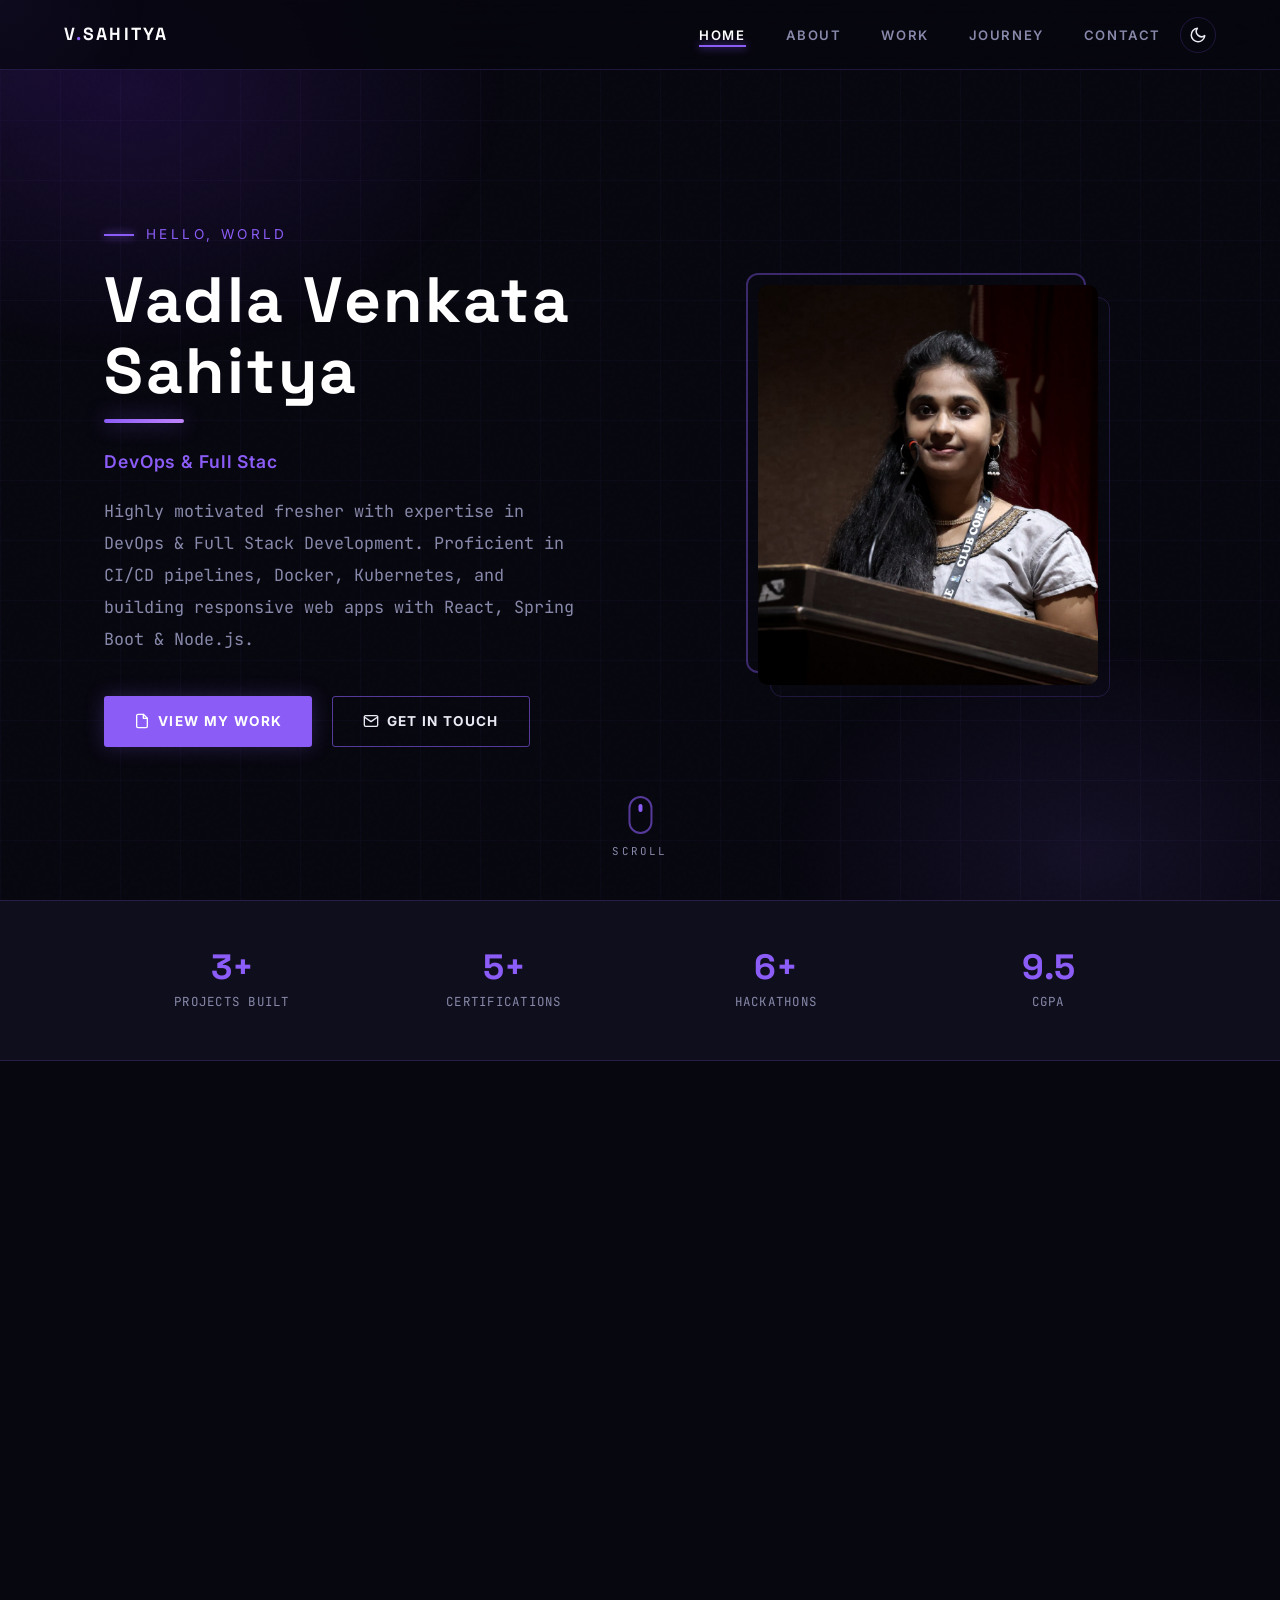
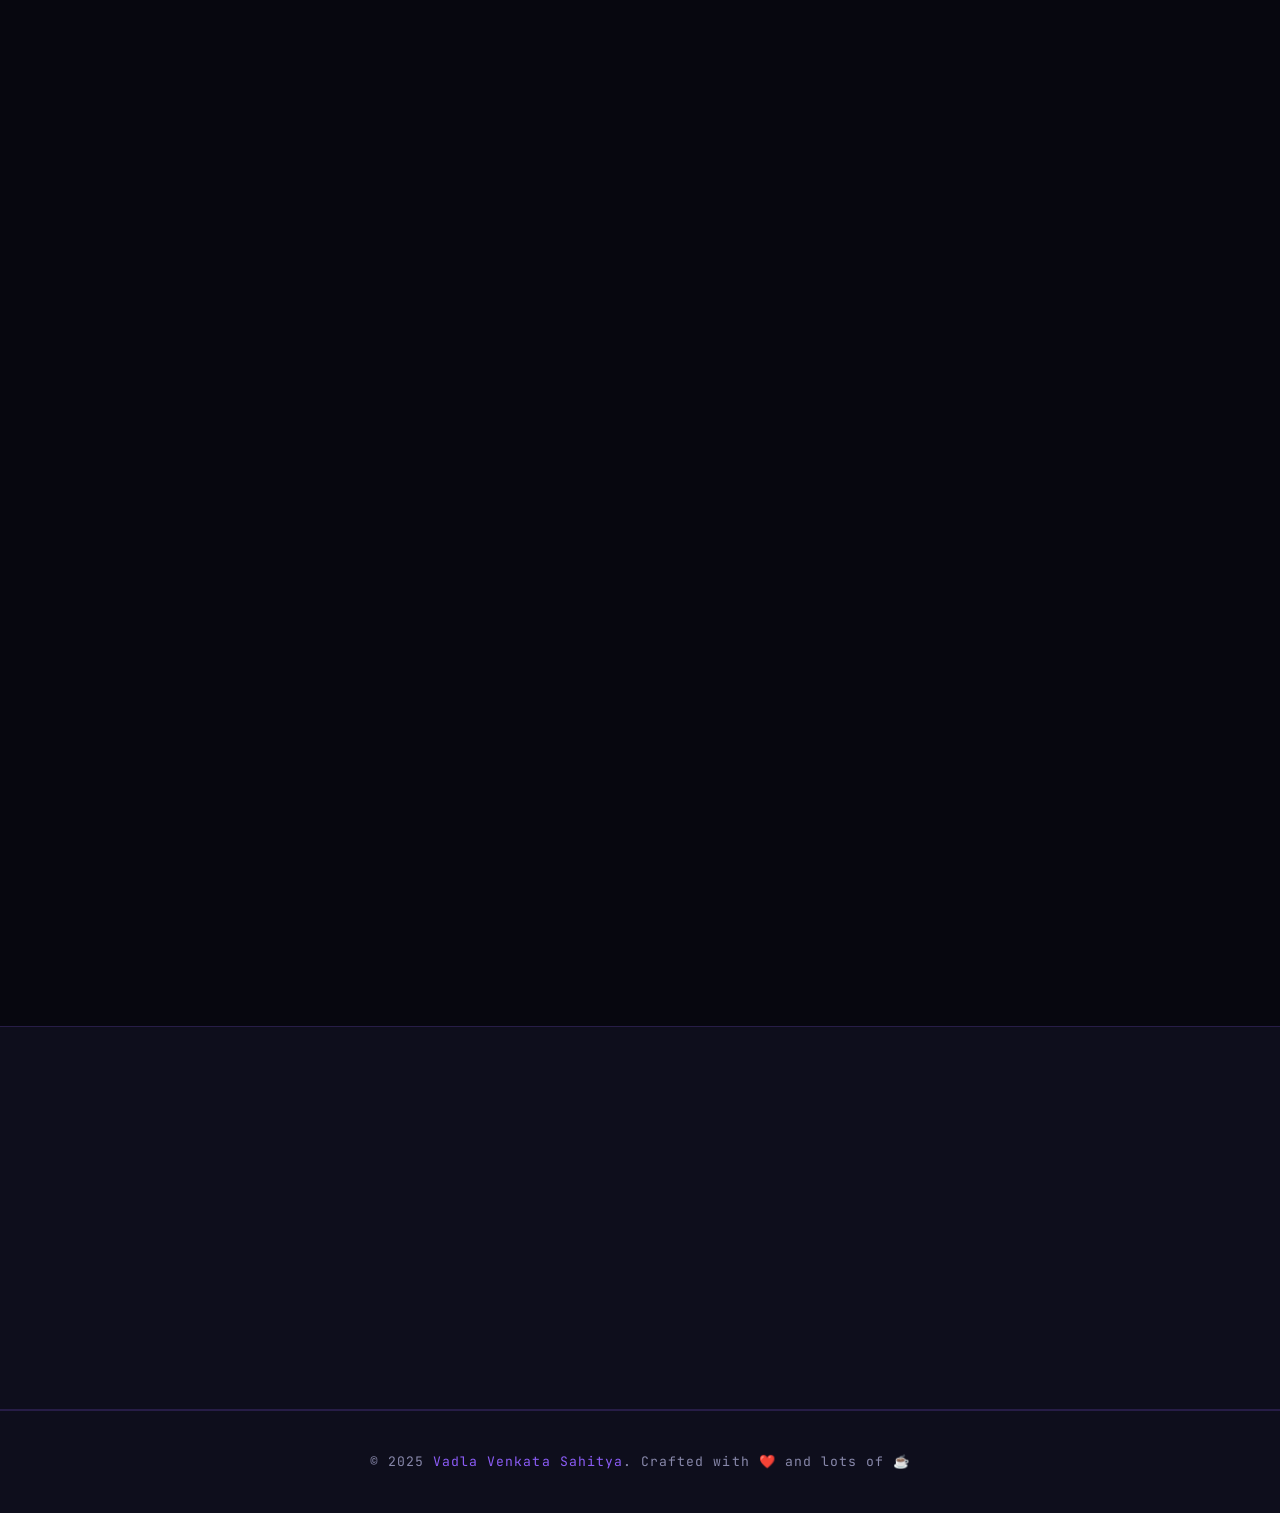
<file: portfolio/index.html>
<!DOCTYPE html>
<html lang="en" data-theme="dark">
<head>
  <meta charset="UTF-8" />
  <meta name="viewport" content="width=device-width, initial-scale=1.0" />
  <title>Vadla Venkata Sahitya — AI & DevOps Engineer</title>
  <meta name="description" content="Personal portfolio of Vadla Venkata Sahitya — AI & DevOps Student passionate about Distributed Systems, Cloud, and Automation." />
  <link rel="stylesheet" href="css/style.css" />
</head>
<body>

  <!-- ── NAVIGATION ─────────────────────────────── -->
  <nav class="nav" id="navbar">
    <a href="index.html" class="nav-logo">V<span>.</span>Sahitya</a>
    <div class="nav-actions">
      <ul class="nav-links">
        <li><a href="index.html">Home</a></li>
        <li><a href="about.html">About</a></li>
        <li><a href="work.html">Work</a></li>
        <li><a href="journey.html">Journey</a></li>
        <li><a href="contact.html">Contact</a></li>
      </ul>
      <button class="theme-toggle" id="themeToggle" type="button" aria-label="Toggle theme" aria-pressed="false">
        <svg class="icon-sun" xmlns="http://www.w3.org/2000/svg" viewBox="0 0 24 24" fill="none" stroke="currentColor" stroke-width="2" stroke-linecap="round" stroke-linejoin="round" aria-hidden="true">
          <circle cx="12" cy="12" r="4" />
          <line x1="12" y1="2" x2="12" y2="4" />
          <line x1="12" y1="20" x2="12" y2="22" />
          <line x1="2" y1="12" x2="4" y2="12" />
          <line x1="20" y1="12" x2="22" y2="12" />
          <line x1="4.93" y1="4.93" x2="6.34" y2="6.34" />
          <line x1="17.66" y1="17.66" x2="19.07" y2="19.07" />
          <line x1="17.66" y1="6.34" x2="19.07" y2="4.93" />
          <line x1="4.93" y1="19.07" x2="6.34" y2="17.66" />
        </svg>
        <svg class="icon-moon" xmlns="http://www.w3.org/2000/svg" viewBox="0 0 24 24" fill="none" stroke="currentColor" stroke-width="2" stroke-linecap="round" stroke-linejoin="round" aria-hidden="true">
          <path d="M21 12.8A9 9 0 1 1 11.2 3a7 7 0 0 0 9.8 9.8z" />
        </svg>
      </button>
      <div class="hamburger" id="hamburger">
        <span></span><span></span><span></span>
      </div>
    </div>
  </nav>

  <!-- ── MOBILE NAV ─────────────────────────────── -->
  <div class="nav-mobile" id="navMobile">
    <a href="index.html">Home</a>
    <a href="about.html">About</a>
    <a href="work.html">Work</a>
    <a href="journey.html">Journey</a>
    <a href="contact.html">Contact</a>
  </div>

  <!-- ── HERO SECTION ───────────────────────────── -->
  <section class="hero">
    <div class="hero-bg"></div>
    <div class="hero-grid"></div>

    <div class="hero-content">
      <!-- Text -->
      <div class="hero-text">
        <p class="hero-greeting">Hello, World</p>
        <h1 class="hero-name">Vadla Venkata<br>Sahitya</h1>
        <div class="hero-name-underline"></div>
        <p class="hero-role" id="heroRole">DevOps &amp; Full Stack Developer</p>
        <p class="hero-desc">
          Highly motivated fresher with expertise in DevOps &amp; Full Stack Development.
          Proficient in CI/CD pipelines, Docker, Kubernetes, and building responsive
          web apps with React, Spring Boot &amp; Node.js.
        </p>
        <div class="hero-btns">
          <a href="work.html" class="btn btn-primary">
            <svg xmlns="http://www.w3.org/2000/svg" width="16" height="16" fill="none" stroke="currentColor" stroke-width="2" stroke-linecap="round" stroke-linejoin="round" viewBox="0 0 24 24"><path d="M14 2H6a2 2 0 0 0-2 2v16a2 2 0 0 0 2 2h12a2 2 0 0 0 2-2V8z"/><polyline points="14 2 14 8 20 8"/></svg>
            View My Work
          </a>
          <a href="contact.html" class="btn btn-outline">
            <svg xmlns="http://www.w3.org/2000/svg" width="16" height="16" fill="none" stroke="currentColor" stroke-width="2" stroke-linecap="round" stroke-linejoin="round" viewBox="0 0 24 24"><path d="M4 4h16c1.1 0 2 .9 2 2v12c0 1.1-.9 2-2 2H4c-1.1 0-2-.9-2-2V6c0-1.1.9-2 2-2z"/><polyline points="22,6 12,13 2,6"/></svg>
            Get In Touch
          </a>
        </div>
      </div>

      <!-- Profile Image -->
      <div class="hero-image">
        <div class="hero-image-frame">
          <img
            src="assets/images/SAHI PROFESSIONAL IMAGE.jpg"
            alt="Vadla Venkata Sahitya"
            class="hero-img"
            onerror="this.style.display='none'; document.getElementById('imgPlaceholder').style.display='flex';"
          />
          <div class="hero-img-placeholder" id="imgPlaceholder" style="display:none;">
            <svg xmlns="http://www.w3.org/2000/svg" fill="none" stroke="currentColor" stroke-width="1" viewBox="0 0 24 24"><path d="M20 21v-2a4 4 0 0 0-4-4H8a4 4 0 0 0-4 4v2"/><circle cx="12" cy="7" r="4"/></svg>
            <p>profile.jpg</p>
          </div>
        </div>
      </div>
    </div>

    <!-- Scroll indicator -->
    <div class="scroll-indicator">
      <div class="scroll-mouse"><div class="scroll-dot"></div></div>
      <span class="scroll-label">Scroll</span>
    </div>
  </section>

  <!-- ── STATS STRIP ─────────────────────────────── -->
  <div class="hero-stats">
    <div class="container">
      <div class="hero-stats-inner">
        <div class="stat-item reveal delay-1">
          <div class="stat-num" data-target="3" data-suffix="+">0+</div>
          <div class="stat-label">Projects Built</div>
        </div>
        <div class="stat-item reveal delay-2">
          <div class="stat-num" data-target="5" data-suffix="+">0+</div>
          <div class="stat-label">Certifications</div>
        </div>
        <div class="stat-item reveal delay-3">
          <div class="stat-num" data-target="6" data-suffix="+">0+</div>
          <div class="stat-label">Hackathons</div>
        </div>
        <div class="stat-item reveal delay-4">
          <div class="stat-num" data-target="9" data-suffix=".5">0</div>
          <div class="stat-label">CGPA</div>
        </div>
      </div>
    </div>
  </div>

  <!-- ── FEATURED SECTION ────────────────────────── -->
  <section class="section">
    <div class="container">
      <div class="reveal">
        <span class="section-tag">What I Do</span>
        <h2 class="section-title">Expertise &amp; <span>Focus Areas</span></h2>
        <div class="divider"></div>
      </div>

      <div style="display:grid; grid-template-columns: repeat(auto-fit, minmax(260px,1fr)); gap:1.5rem; margin-top:1rem;">

        <div class="card reveal delay-1">
          <div style="font-size:2rem; margin-bottom:1rem;">🚀</div>
          <h3 style="font-family:var(--font-heading); font-size:1rem; font-weight:700; color:var(--white); margin-bottom:0.6rem;">DevOps & CI/CD</h3>
          <p style="color:var(--text-muted); font-size:0.88rem; line-height:1.8;">Building robust CI/CD pipelines with Jenkins, Docker, Kubernetes and Terraform. Automating infrastructure for zero-downtime deployments.</p>
        </div>

        <div class="card reveal delay-2">
          <div style="font-size:2rem; margin-bottom:1rem;">⚛️</div>
          <h3 style="font-family:var(--font-heading); font-size:1rem; font-weight:700; color:var(--white); margin-bottom:0.6rem;">Full Stack Development</h3>
          <p style="color:var(--text-muted); font-size:0.88rem; line-height:1.8;">Developing end-to-end web applications with React, Node.js, Spring Boot and Flask, backed by MySQL and MongoDB databases.</p>
        </div>

        <div class="card reveal delay-3">
          <div style="font-size:2rem; margin-bottom:1rem;">☁️</div>
          <h3 style="font-family:var(--font-heading); font-size:1rem; font-weight:700; color:var(--white); margin-bottom:0.6rem;">Cloud Engineering</h3>
          <p style="color:var(--text-muted); font-size:0.88rem; line-height:1.8;">Deploying and managing scalable applications on AWS and Google Cloud with infrastructure-as-code using Terraform.</p>
        </div>

        <div class="card reveal delay-4">
          <div style="font-size:2rem; margin-bottom:1rem;">🤖</div>
          <h3 style="font-family:var(--font-heading); font-size:1rem; font-weight:700; color:var(--white); margin-bottom:0.6rem;">AI & Emerging Tech</h3>
          <p style="color:var(--text-muted); font-size:0.88rem; line-height:1.8;">Integrating AI APIs like Google Gemini into real-world applications. Certified in Oracle Generative AI and Salesforce AI.</p>
        </div>

      </div>
    </div>
  </section>

  <!-- ── EXPERIENCE HIGHLIGHT ───────────────────── -->
  <section class="section" style="padding-top: 40px;">
    <div class="container">
      <div class="reveal">
        <span class="section-tag">Experience Highlight</span>
        <h2 class="section-title">Nokia — <span>Technical Intern</span></h2>
        <div class="divider"></div>
      </div>

      <div class="experience-card featured reveal">
        <div class="experience-header">
          <div class="experience-role">Technical Intern — Telecom Cloud &amp; Networks</div>
          <div class="experience-company">Nokia Solutions and Networks</div>
        </div>
        <div class="experience-meta">Aug 2025 – Present · India</div>
        <ul class="experience-list">
          <li>Engineered Python-based automation scripts integrated with Jenkins CI/CD pipelines, eliminating repetitive manual configuration tasks and reducing environment setup time by 40%.</li>
          <li>Delivered end-to-end live demos and structured documentation for internal training programs, improving onboarding efficiency in the team.</li>
          <li>Built an intelligent automated PowerPoint generation system by parsing and transforming xAPI telemetry data into structured presentations, reducing manual reporting effort and enabling real-time insights for stakeholders.</li>
        </ul>
      </div>
    </div>
  </section>

  <!-- ── CTA STRIP ───────────────────────────────── -->
  <section style="padding: 70px 0; background: var(--bg-secondary); border-top: 1px solid var(--border); border-bottom: 1px solid var(--border); text-align:center;">
    <div class="container reveal">
      <p style="font-family:var(--font-heading); font-size:0.8rem; letter-spacing:0.2em; text-transform:uppercase; color:var(--purple); margin-bottom:1rem;">Ready to connect?</p>
      <h2 style="font-family:var(--font-display); font-size:clamp(1.5rem,3vw,2.5rem); font-weight:700; color:var(--white); margin-bottom:1.5rem;">Let's Build Something<br>Extraordinary Together</h2>
      <a href="contact.html" class="btn btn-primary">Start a Conversation</a>
    </div>
  </section>

  <!-- ── FOOTER ──────────────────────────────────── -->
  <footer>
    <p>&copy; 2025 <span>Vadla Venkata Sahitya</span>. Crafted with ❤️ and lots of ☕</p>
  </footer>

  <script src="js/script.js"></script>
</body>
</html>
</file>
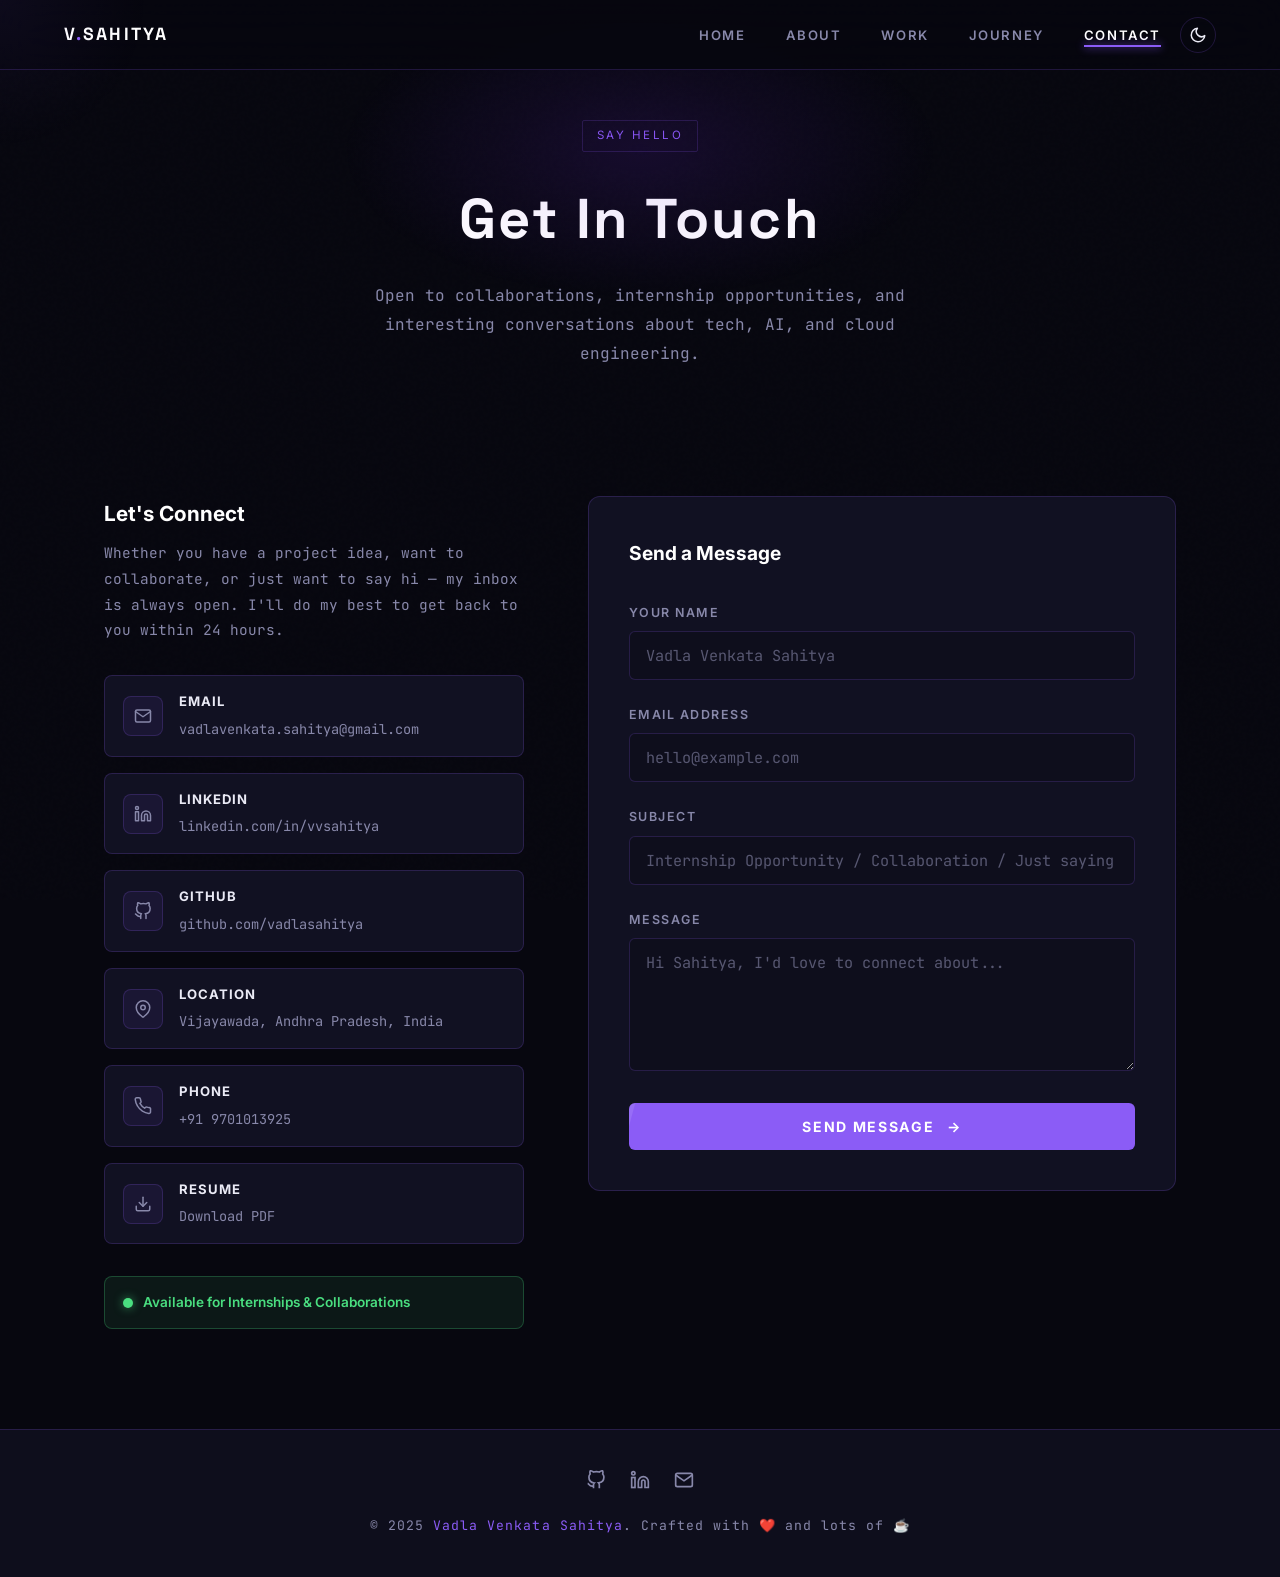
<file: portfolio/contact.html>
<!DOCTYPE html>
<html lang="en" data-theme="dark">
<head>
  <meta charset="UTF-8" />
  <meta name="viewport" content="width=device-width, initial-scale=1.0" />
  <title>Contact — Vadla Venkata Sahitya</title>
  <meta name="description" content="Get in touch with Vadla Venkata Sahitya — open for collaborations, internships, and opportunities." />
  <link rel="stylesheet" href="css/style.css" />
</head>
<body>

  <!-- ── NAVIGATION ─────────────────────────────── -->
  <nav class="nav" id="navbar">
    <a href="index.html" class="nav-logo">V<span>.</span>Sahitya</a>
    <div class="nav-actions">
      <ul class="nav-links">
        <li><a href="index.html">Home</a></li>
        <li><a href="about.html">About</a></li>
        <li><a href="work.html">Work</a></li>
        <li><a href="journey.html">Journey</a></li>
        <li><a href="contact.html">Contact</a></li>
      </ul>
      <button class="theme-toggle" id="themeToggle" type="button" aria-label="Toggle theme" aria-pressed="false">
        <svg class="icon-sun" xmlns="http://www.w3.org/2000/svg" viewBox="0 0 24 24" fill="none" stroke="currentColor" stroke-width="2" stroke-linecap="round" stroke-linejoin="round" aria-hidden="true">
          <circle cx="12" cy="12" r="4" />
          <line x1="12" y1="2" x2="12" y2="4" />
          <line x1="12" y1="20" x2="12" y2="22" />
          <line x1="2" y1="12" x2="4" y2="12" />
          <line x1="20" y1="12" x2="22" y2="12" />
          <line x1="4.93" y1="4.93" x2="6.34" y2="6.34" />
          <line x1="17.66" y1="17.66" x2="19.07" y2="19.07" />
          <line x1="17.66" y1="6.34" x2="19.07" y2="4.93" />
          <line x1="4.93" y1="19.07" x2="6.34" y2="17.66" />
        </svg>
        <svg class="icon-moon" xmlns="http://www.w3.org/2000/svg" viewBox="0 0 24 24" fill="none" stroke="currentColor" stroke-width="2" stroke-linecap="round" stroke-linejoin="round" aria-hidden="true">
          <path d="M21 12.8A9 9 0 1 1 11.2 3a7 7 0 0 0 9.8 9.8z" />
        </svg>
      </button>
      <div class="hamburger" id="hamburger">
        <span></span><span></span><span></span>
      </div>
    </div>
  </nav>

  <div class="nav-mobile" id="navMobile">
    <a href="index.html">Home</a>
    <a href="about.html">About</a>
    <a href="work.html">Work</a>
    <a href="journey.html">Journey</a>
    <a href="contact.html">Contact</a>
  </div>

  <!-- ── PAGE HEADER ────────────────────────────── -->
  <div class="page-header">
    <span class="page-header-tag">Say Hello</span>
    <h1>Get In Touch</h1>
    <p>Open to collaborations, internship opportunities, and interesting conversations about tech, AI, and cloud engineering.</p>
  </div>

  <!-- ── CONTACT SECTION ────────────────────────── -->
  <section class="section" style="padding-top:20px;">
    <div class="container">
      <div class="contact-grid">

        <!-- Left: Info -->
        <div class="reveal-left">
          <div class="contact-info-title">Let's Connect</div>
          <p class="contact-info-sub">
            Whether you have a project idea, want to collaborate, or just want to say hi — my inbox is always open. I'll do my best to get back to you within 24 hours.
          </p>

          <div class="contact-links">

            <!-- Email -->
            <a href="mailto:vadlavenkata.sahitya@gmail.com" class="contact-link-item">
              <div class="contact-link-icon">
                <svg xmlns="http://www.w3.org/2000/svg" fill="none" stroke="currentColor" stroke-width="2" stroke-linecap="round" stroke-linejoin="round" viewBox="0 0 24 24"><path d="M4 4h16c1.1 0 2 .9 2 2v12c0 1.1-.9 2-2 2H4c-1.1 0-2-.9-2-2V6c0-1.1.9-2 2-2z"/><polyline points="22,6 12,13 2,6"/></svg>
              </div>
              <div class="contact-link-text">
                <strong>Email</strong>
                <span>vadlavenkata.sahitya@gmail.com</span>
              </div>
            </a>

            <!-- LinkedIn -->
            <a href="https://linkedin.com/in/vvsahitya" target="_blank" rel="noopener" class="contact-link-item">
              <div class="contact-link-icon">
                <svg xmlns="http://www.w3.org/2000/svg" fill="none" stroke="currentColor" stroke-width="2" stroke-linecap="round" stroke-linejoin="round" viewBox="0 0 24 24"><path d="M16 8a6 6 0 0 1 6 6v7h-4v-7a2 2 0 0 0-2-2 2 2 0 0 0-2 2v7h-4v-7a6 6 0 0 1 6-6z"/><rect x="2" y="9" width="4" height="12"/><circle cx="4" cy="4" r="2"/></svg>
              </div>
              <div class="contact-link-text">
                <strong>LinkedIn</strong>
                <span>linkedin.com/in/vvsahitya</span>
              </div>
            </a>

            <!-- GitHub -->
            <a href="https://github.com/vadlasahitya" target="_blank" rel="noopener" class="contact-link-item">
              <div class="contact-link-icon">
                <svg xmlns="http://www.w3.org/2000/svg" fill="none" stroke="currentColor" stroke-width="2" stroke-linecap="round" stroke-linejoin="round" viewBox="0 0 24 24"><path d="M9 19c-5 1.5-5-2.5-7-3m14 6v-3.87a3.37 3.37 0 0 0-.94-2.61c3.14-.35 6.44-1.54 6.44-7A5.44 5.44 0 0 0 20 4.77 5.07 5.07 0 0 0 19.91 1S18.73.65 16 2.48a13.38 13.38 0 0 0-7 0C6.27.65 5.09 1 5.09 1A5.07 5.07 0 0 0 5 4.77a5.44 5.44 0 0 0-1.5 3.78c0 5.42 3.3 6.61 6.44 7A3.37 3.37 0 0 0 9 18.13V22"/></svg>
              </div>
              <div class="contact-link-text">
                <strong>GitHub</strong>
                <span>github.com/vadlasahitya</span>
              </div>
            </a>

            <!-- Location -->
            <div class="contact-link-item" style="cursor:default;">
              <div class="contact-link-icon">
                <svg xmlns="http://www.w3.org/2000/svg" fill="none" stroke="currentColor" stroke-width="2" stroke-linecap="round" stroke-linejoin="round" viewBox="0 0 24 24"><path d="M21 10c0 7-9 13-9 13s-9-6-9-13a9 9 0 0 1 18 0z"/><circle cx="12" cy="10" r="3"/></svg>
              </div>
              <div class="contact-link-text">
                <strong>Location</strong>
                <span>Vijayawada, Andhra Pradesh, India</span>
              </div>
            </div>

            <!-- Phone -->
            <a href="tel:+919701013925" class="contact-link-item">
              <div class="contact-link-icon">
                <svg xmlns="http://www.w3.org/2000/svg" fill="none" stroke="currentColor" stroke-width="2" stroke-linecap="round" stroke-linejoin="round" viewBox="0 0 24 24"><path d="M22 16.92v3a2 2 0 0 1-2.18 2 19.79 19.79 0 0 1-8.63-3.07A19.5 19.5 0 0 1 4.69 12 19.79 19.79 0 0 1 1.65 3.18 2 2 0 0 1 3.62 1h3a2 2 0 0 1 2 1.72c.127.96.361 1.903.7 2.81a2 2 0 0 1-.45 2.11L7.91 8.54a16 16 0 0 0 6.29 6.29l.91-.91a2 2 0 0 1 2.11-.45c.907.339 1.85.573 2.81.7A2 2 0 0 1 22 16.92z"/></svg>
              </div>
              <div class="contact-link-text">
                <strong>Phone</strong>
                <span>+91 9701013925</span>
              </div>
            </a>

            <!-- Resume -->
            <a href="assets/resume.pdf" download class="contact-link-item">
              <div class="contact-link-icon">
                <svg xmlns="http://www.w3.org/2000/svg" fill="none" stroke="currentColor" stroke-width="2" stroke-linecap="round" stroke-linejoin="round" viewBox="0 0 24 24"><path d="M21 15v4a2 2 0 0 1-2 2H5a2 2 0 0 1-2-2v-4"/><polyline points="7 10 12 15 17 10"/><line x1="12" y1="15" x2="12" y2="3"/></svg>
              </div>
              <div class="contact-link-text">
                <strong>Resume</strong>
                <span>Download PDF</span>
              </div>
            </a>

          </div>

          <!-- Availability badge -->
          <div style="margin-top:2rem; display:flex; align-items:center; gap:10px; padding:14px 18px; background:rgba(74, 222, 128, 0.08); border:1px solid rgba(74, 222, 128, 0.25); border-radius:8px;">
            <div style="width:10px; height:10px; background:#4ade80; border-radius:50%; box-shadow:0 0 10px rgba(74,222,128,0.6); animation:glowPulse 2s infinite;"></div>
            <span style="font-size:0.85rem; color:#4ade80; font-family:var(--font-heading); font-weight:600;">Available for Internships &amp; Collaborations</span>
          </div>
        </div>

        <!-- Right: Form -->
        <div class="reveal-right">
          <div class="contact-form">
            <h3 class="form-title">Send a Message</h3>

            <form id="contactForm" novalidate>
              <div class="form-group">
                <label for="name">Your Name</label>
                <input type="text" id="name" name="name" placeholder="Vadla Venkata Sahitya" autocomplete="name" />
                <span class="form-error" id="nameError">Please enter your name.</span>
              </div>

              <div class="form-group">
                <label for="email">Email Address</label>
                <input type="email" id="email" name="email" placeholder="hello@example.com" autocomplete="email" />
                <span class="form-error" id="emailError">Please enter a valid email address.</span>
              </div>

              <div class="form-group">
                <label for="subject">Subject</label>
                <input type="text" id="subject" name="subject" placeholder="Internship Opportunity / Collaboration / Just saying hi!" />
              </div>

              <div class="form-group">
                <label for="message">Message</label>
                <textarea id="message" name="message" rows="5" placeholder="Hi Sahitya, I'd love to connect about..."></textarea>
                <span class="form-error" id="messageError">Message must be at least 10 characters.</span>
              </div>

              <button type="submit" class="btn-submit">
                Send Message
                <span style="margin-left:8px;">→</span>
              </button>

              <div class="form-success" id="formSuccess">
                ✓ Message sent! I'll get back to you soon.
              </div>
            </form>
          </div>
        </div>

      </div>
    </div>
  </section>

  <!-- ── FOOTER ──────────────────────────────────── -->
  <footer>
    <div style="display:flex; justify-content:center; gap:1.5rem; margin-bottom:1rem;">
      <a href="https://github.com/vadlasahitya" target="_blank" rel="noopener" style="color:var(--text-muted); transition:color var(--transition);" onmouseover="this.style.color='var(--purple)'" onmouseout="this.style.color='var(--text-muted)'">
        <svg xmlns="http://www.w3.org/2000/svg" width="20" height="20" fill="none" stroke="currentColor" stroke-width="2" viewBox="0 0 24 24"><path d="M9 19c-5 1.5-5-2.5-7-3m14 6v-3.87a3.37 3.37 0 0 0-.94-2.61c3.14-.35 6.44-1.54 6.44-7A5.44 5.44 0 0 0 20 4.77 5.07 5.07 0 0 0 19.91 1S18.73.65 16 2.48a13.38 13.38 0 0 0-7 0C6.27.65 5.09 1 5.09 1A5.07 5.07 0 0 0 5 4.77a5.44 5.44 0 0 0-1.5 3.78c0 5.42 3.3 6.61 6.44 7A3.37 3.37 0 0 0 9 18.13V22"/></svg>
      </a>
      <a href="https://linkedin.com/in/vvsahitya" target="_blank" rel="noopener" style="color:var(--text-muted); transition:color var(--transition);" onmouseover="this.style.color='var(--purple)'" onmouseout="this.style.color='var(--text-muted)'">
        <svg xmlns="http://www.w3.org/2000/svg" width="20" height="20" fill="none" stroke="currentColor" stroke-width="2" viewBox="0 0 24 24"><path d="M16 8a6 6 0 0 1 6 6v7h-4v-7a2 2 0 0 0-2-2 2 2 0 0 0-2 2v7h-4v-7a6 6 0 0 1 6-6z"/><rect x="2" y="9" width="4" height="12"/><circle cx="4" cy="4" r="2"/></svg>
      </a>
      <a href="mailto:vadlavenkata.sahitya@gmail.com" style="color:var(--text-muted); transition:color var(--transition);" onmouseover="this.style.color='var(--purple)'" onmouseout="this.style.color='var(--text-muted)'">
        <svg xmlns="http://www.w3.org/2000/svg" width="20" height="20" fill="none" stroke="currentColor" stroke-width="2" viewBox="0 0 24 24"><path d="M4 4h16c1.1 0 2 .9 2 2v12c0 1.1-.9 2-2 2H4c-1.1 0-2-.9-2-2V6c0-1.1.9-2 2-2z"/><polyline points="22,6 12,13 2,6"/></svg>
      </a>
    </div>
    <p>&copy; 2025 <span>Vadla Venkata Sahitya</span>. Crafted with ❤️ and lots of ☕</p>
  </footer>

  <script src="js/script.js"></script>
</body>
</html>
</file>
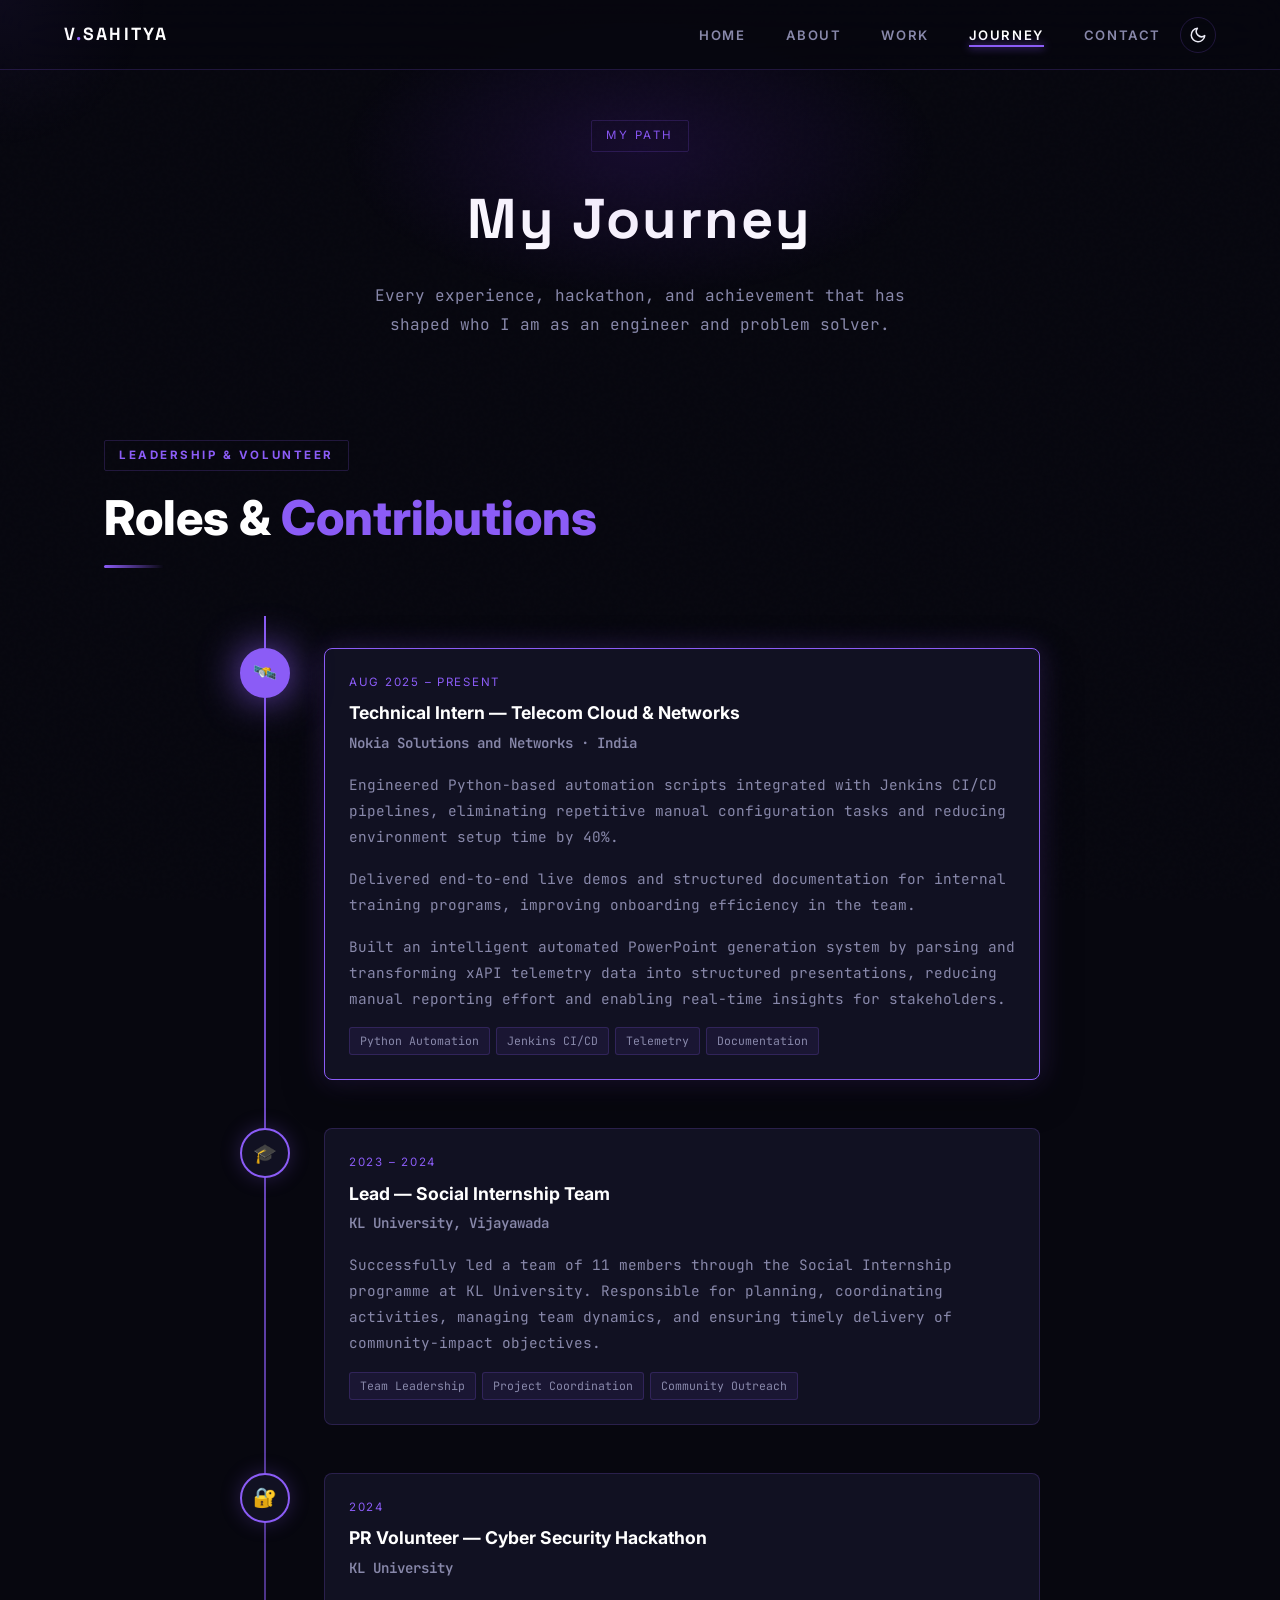
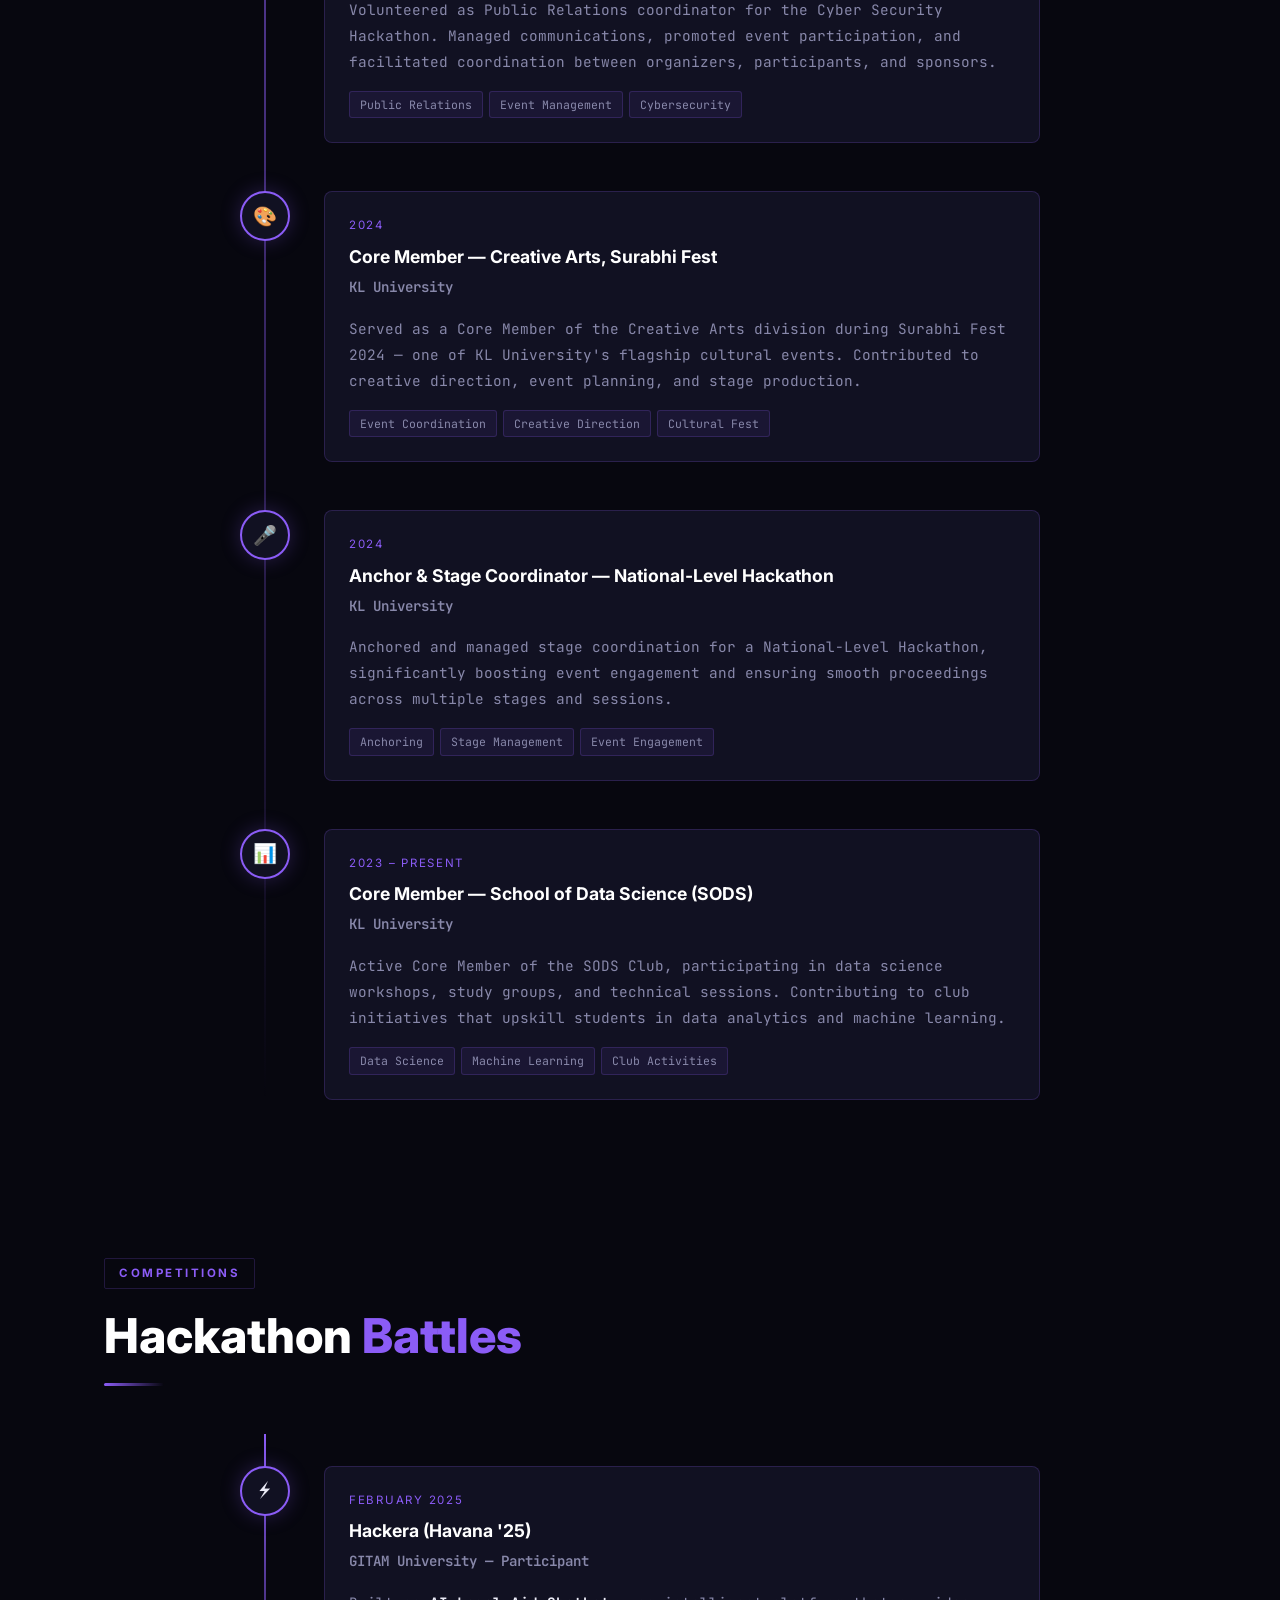
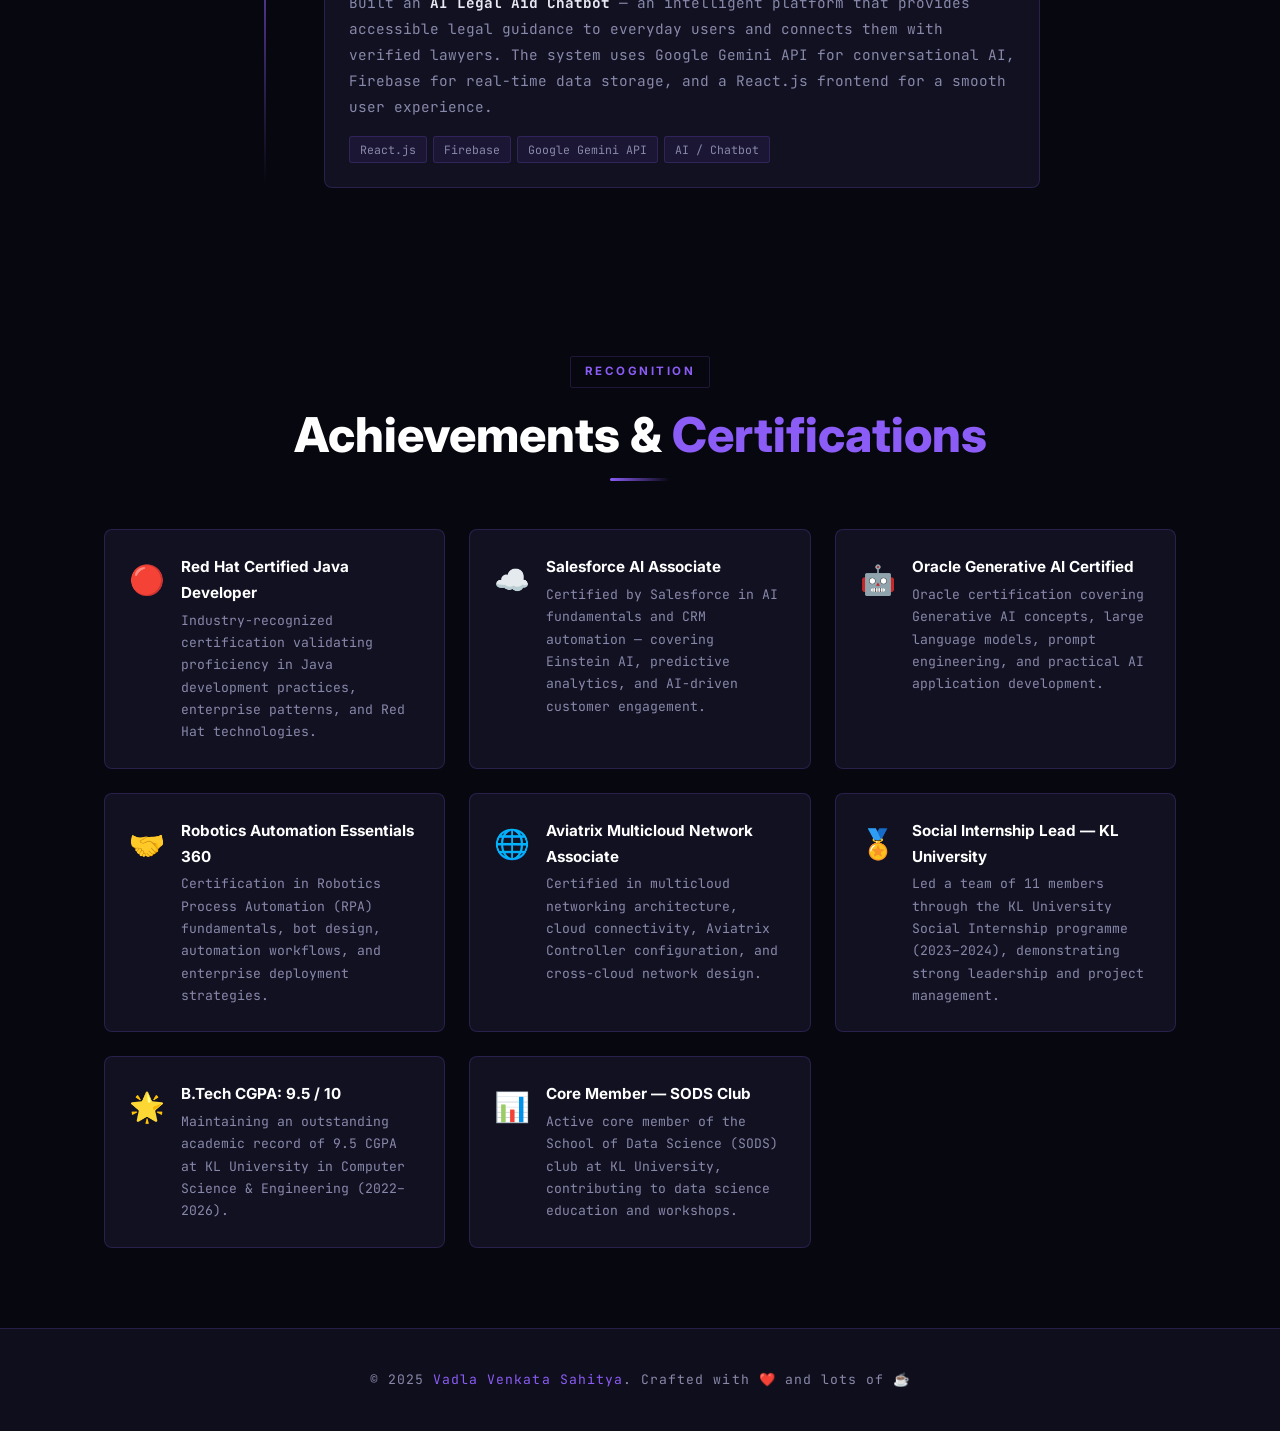
<file: portfolio/journey.html>
<!DOCTYPE html>
<html lang="en" data-theme="dark">
<head>
  <meta charset="UTF-8" />
  <meta name="viewport" content="width=device-width, initial-scale=1.0" />
  <title>Journey — Vadla Venkata Sahitya</title>
  <meta name="description" content="Experience, internships, hackathons, and achievements of Vadla Venkata Sahitya." />
  <link rel="stylesheet" href="css/style.css" />
</head>
<body>

  <!-- ── NAVIGATION ─────────────────────────────── -->
  <nav class="nav" id="navbar">
    <a href="index.html" class="nav-logo">V<span>.</span>Sahitya</a>
    <div class="nav-actions">
      <ul class="nav-links">
        <li><a href="index.html">Home</a></li>
        <li><a href="about.html">About</a></li>
        <li><a href="work.html">Work</a></li>
        <li><a href="journey.html">Journey</a></li>
        <li><a href="contact.html">Contact</a></li>
      </ul>
      <button class="theme-toggle" id="themeToggle" type="button" aria-label="Toggle theme" aria-pressed="false">
        <svg class="icon-sun" xmlns="http://www.w3.org/2000/svg" viewBox="0 0 24 24" fill="none" stroke="currentColor" stroke-width="2" stroke-linecap="round" stroke-linejoin="round" aria-hidden="true">
          <circle cx="12" cy="12" r="4" />
          <line x1="12" y1="2" x2="12" y2="4" />
          <line x1="12" y1="20" x2="12" y2="22" />
          <line x1="2" y1="12" x2="4" y2="12" />
          <line x1="20" y1="12" x2="22" y2="12" />
          <line x1="4.93" y1="4.93" x2="6.34" y2="6.34" />
          <line x1="17.66" y1="17.66" x2="19.07" y2="19.07" />
          <line x1="17.66" y1="6.34" x2="19.07" y2="4.93" />
          <line x1="4.93" y1="19.07" x2="6.34" y2="17.66" />
        </svg>
        <svg class="icon-moon" xmlns="http://www.w3.org/2000/svg" viewBox="0 0 24 24" fill="none" stroke="currentColor" stroke-width="2" stroke-linecap="round" stroke-linejoin="round" aria-hidden="true">
          <path d="M21 12.8A9 9 0 1 1 11.2 3a7 7 0 0 0 9.8 9.8z" />
        </svg>
      </button>
      <div class="hamburger" id="hamburger">
        <span></span><span></span><span></span>
      </div>
    </div>
  </nav>

  <div class="nav-mobile" id="navMobile">
    <a href="index.html">Home</a>
    <a href="about.html">About</a>
    <a href="work.html">Work</a>
    <a href="journey.html">Journey</a>
    <a href="contact.html">Contact</a>
  </div>

  <!-- ── PAGE HEADER ────────────────────────────── -->
  <div class="page-header">
    <span class="page-header-tag">My Path</span>
    <h1>My Journey</h1>
    <p>Every experience, hackathon, and achievement that has shaped who I am as an engineer and problem solver.</p>
  </div>

  <!-- ── EXPERIENCE TIMELINE ────────────────────── -->
  <section class="section" style="padding-top:40px;">
    <div class="container">
      <div class="reveal" style="margin-bottom:3rem;">
        <span class="section-tag">Leadership & Volunteer</span>
        <h2 class="section-title">Roles &amp; <span>Contributions</span></h2>
        <div class="divider"></div>
      </div>

      <div class="timeline">

        <!-- Nokia Internship -->
        <div class="timeline-item featured reveal">
          <div class="timeline-dot">🛰️</div>
          <div class="timeline-card">
            <div class="timeline-period">Aug 2025 – Present</div>
            <div class="timeline-title">Technical Intern — Telecom Cloud &amp; Networks</div>
            <div class="timeline-org">Nokia Solutions and Networks · India</div>
            <div class="timeline-desc">
              Engineered Python-based automation scripts integrated with Jenkins CI/CD pipelines, eliminating repetitive manual configuration tasks and reducing environment setup time by 40%.
            </div>
            <div class="timeline-desc">
              Delivered end-to-end live demos and structured documentation for internal training programs, improving onboarding efficiency in the team.
            </div>
            <div class="timeline-desc">
              Built an intelligent automated PowerPoint generation system by parsing and transforming xAPI telemetry data into structured presentations, reducing manual reporting effort and enabling real-time insights for stakeholders.
            </div>
            <div class="timeline-tags">
              <span class="timeline-tag">Python Automation</span>
              <span class="timeline-tag">Jenkins CI/CD</span>
              <span class="timeline-tag">Telemetry</span>
              <span class="timeline-tag">Documentation</span>
            </div>
          </div>
        </div>

        <!-- Social Internship Lead -->
        <div class="timeline-item reveal">
          <div class="timeline-dot">🎓</div>
          <div class="timeline-card">
            <div class="timeline-period">2023 – 2024</div>
            <div class="timeline-title">Lead — Social Internship Team</div>
            <div class="timeline-org">KL University, Vijayawada</div>
            <div class="timeline-desc">
              Successfully led a team of 11 members through the Social Internship programme at KL University. Responsible for planning, coordinating activities, managing team dynamics, and ensuring timely delivery of community-impact objectives.
            </div>
            <div class="timeline-tags">
              <span class="timeline-tag">Team Leadership</span>
              <span class="timeline-tag">Project Coordination</span>
              <span class="timeline-tag">Community Outreach</span>
            </div>
          </div>
        </div>

        <!-- Cyber Security PR -->
        <div class="timeline-item reveal delay-1">
          <div class="timeline-dot">🔐</div>
          <div class="timeline-card">
            <div class="timeline-period">2024</div>
            <div class="timeline-title">PR Volunteer — Cyber Security Hackathon</div>
            <div class="timeline-org">KL University</div>
            <div class="timeline-desc">
              Volunteered as Public Relations coordinator for the Cyber Security Hackathon. Managed communications, promoted event participation, and facilitated coordination between organizers, participants, and sponsors.
            </div>
            <div class="timeline-tags">
              <span class="timeline-tag">Public Relations</span>
              <span class="timeline-tag">Event Management</span>
              <span class="timeline-tag">Cybersecurity</span>
            </div>
          </div>
        </div>

        <!-- Surabhi Fest -->
        <div class="timeline-item reveal delay-2">
          <div class="timeline-dot">🎨</div>
          <div class="timeline-card">
            <div class="timeline-period">2024</div>
            <div class="timeline-title">Core Member — Creative Arts, Surabhi Fest</div>
            <div class="timeline-org">KL University</div>
            <div class="timeline-desc">
              Served as a Core Member of the Creative Arts division during Surabhi Fest 2024 — one of KL University's flagship cultural events. Contributed to creative direction, event planning, and stage production.
            </div>
            <div class="timeline-tags">
              <span class="timeline-tag">Event Coordination</span>
              <span class="timeline-tag">Creative Direction</span>
              <span class="timeline-tag">Cultural Fest</span>
            </div>
          </div>
        </div>

        <!-- National Hackathon Anchor -->
        <div class="timeline-item reveal delay-3">
          <div class="timeline-dot">🎤</div>
          <div class="timeline-card">
            <div class="timeline-period">2024</div>
            <div class="timeline-title">Anchor & Stage Coordinator — National-Level Hackathon</div>
            <div class="timeline-org">KL University</div>
            <div class="timeline-desc">
              Anchored and managed stage coordination for a National-Level Hackathon, significantly boosting event engagement and ensuring smooth proceedings across multiple stages and sessions.
            </div>
            <div class="timeline-tags">
              <span class="timeline-tag">Anchoring</span>
              <span class="timeline-tag">Stage Management</span>
              <span class="timeline-tag">Event Engagement</span>
            </div>
          </div>
        </div>

        <!-- SODS Club -->
        <div class="timeline-item reveal delay-4">
          <div class="timeline-dot">📊</div>
          <div class="timeline-card">
            <div class="timeline-period">2023 – Present</div>
            <div class="timeline-title">Core Member — School of Data Science (SODS)</div>
            <div class="timeline-org">KL University</div>
            <div class="timeline-desc">
              Active Core Member of the SODS Club, participating in data science workshops, study groups, and technical sessions. Contributing to club initiatives that upskill students in data analytics and machine learning.
            </div>
            <div class="timeline-tags">
              <span class="timeline-tag">Data Science</span>
              <span class="timeline-tag">Machine Learning</span>
              <span class="timeline-tag">Club Activities</span>
            </div>
          </div>
        </div>

      </div>
    </div>
  </section>

  <!-- ── HACKATHONS TIMELINE ────────────────────── -->
  <section class="section" style="padding-top:10px;">
    <div class="container">
      <div class="reveal" style="margin-bottom:3rem;">
        <span class="section-tag">Competitions</span>
        <h2 class="section-title">Hackathon <span>Battles</span></h2>
        <div class="divider"></div>
      </div>

      <div class="timeline">

        <div class="timeline-item reveal delay-1">
          <div class="timeline-dot">⚡</div>
          <div class="timeline-card">
            <div class="timeline-period">February 2025</div>
            <div class="timeline-title">Hackera (Havana '25)</div>
            <div class="timeline-org">GITAM University — Participant</div>
            <div class="timeline-desc">
              Built an <strong style="color:var(--text-primary);">AI Legal Aid Chatbot</strong> — an intelligent platform that provides accessible legal guidance to everyday users and connects them with verified lawyers. The system uses Google Gemini API for conversational AI, Firebase for real-time data storage, and a React.js frontend for a smooth user experience.
            </div>
            <div class="timeline-tags">
              <span class="timeline-tag">React.js</span>
              <span class="timeline-tag">Firebase</span>
              <span class="timeline-tag">Google Gemini API</span>
              <span class="timeline-tag">AI / Chatbot</span>
            </div>
          </div>
        </div>

      </div>
    </div>
  </section>

  <!-- ── ACHIEVEMENTS ───────────────────────────── -->
  <section class="section" style="padding-top:20px; padding-bottom:80px;">
    <div class="container">
      <div class="reveal" style="text-align:center; margin-bottom:0.5rem;">
        <span class="section-tag">Recognition</span>
        <h2 class="section-title">Achievements &amp; <span>Certifications</span></h2>
        <div class="divider" style="margin:1rem auto 0;"></div>
      </div>

      <div class="achievements-grid" style="margin-top:3rem;">

        <div class="achievement-card reveal delay-1">
          <div class="achievement-icon">🔴</div>
          <div>
            <div class="achievement-title">Red Hat Certified Java Developer</div>
            <div class="achievement-desc">Industry-recognized certification validating proficiency in Java development practices, enterprise patterns, and Red Hat technologies.</div>
          </div>
        </div>

        <div class="achievement-card reveal delay-2">
          <div class="achievement-icon">☁️</div>
          <div>
            <div class="achievement-title">Salesforce AI Associate</div>
            <div class="achievement-desc">Certified by Salesforce in AI fundamentals and CRM automation — covering Einstein AI, predictive analytics, and AI-driven customer engagement.</div>
          </div>
        </div>

        <div class="achievement-card reveal delay-3">
          <div class="achievement-icon">🤖</div>
          <div>
            <div class="achievement-title">Oracle Generative AI Certified</div>
            <div class="achievement-desc">Oracle certification covering Generative AI concepts, large language models, prompt engineering, and practical AI application development.</div>
          </div>
        </div>

        <div class="achievement-card reveal delay-4">
          <div class="achievement-icon">🤝</div>
          <div>
            <div class="achievement-title">Robotics Automation Essentials 360</div>
            <div class="achievement-desc">Certification in Robotics Process Automation (RPA) fundamentals, bot design, automation workflows, and enterprise deployment strategies.</div>
          </div>
        </div>

        <div class="achievement-card reveal delay-1">
          <div class="achievement-icon">🌐</div>
          <div>
            <div class="achievement-title">Aviatrix Multicloud Network Associate</div>
            <div class="achievement-desc">Certified in multicloud networking architecture, cloud connectivity, Aviatrix Controller configuration, and cross-cloud network design.</div>
          </div>
        </div>

        <div class="achievement-card reveal delay-2">
          <div class="achievement-icon">🏅</div>
          <div>
            <div class="achievement-title">Social Internship Lead — KL University</div>
            <div class="achievement-desc">Led a team of 11 members through the KL University Social Internship programme (2023–2024), demonstrating strong leadership and project management.</div>
          </div>
        </div>

        <div class="achievement-card reveal delay-3">
          <div class="achievement-icon">🌟</div>
          <div>
            <div class="achievement-title">B.Tech CGPA: 9.5 / 10</div>
            <div class="achievement-desc">Maintaining an outstanding academic record of 9.5 CGPA at KL University in Computer Science & Engineering (2022–2026).</div>
          </div>
        </div>

        <div class="achievement-card reveal delay-4">
          <div class="achievement-icon">📊</div>
          <div>
            <div class="achievement-title">Core Member — SODS Club</div>
            <div class="achievement-desc">Active core member of the School of Data Science (SODS) club at KL University, contributing to data science education and workshops.</div>
          </div>
        </div>

      </div>
    </div>
  </section>

  <!-- ── FOOTER ──────────────────────────────────── -->
  <footer>
    <p>&copy; 2025 <span>Vadla Venkata Sahitya</span>. Crafted with ❤️ and lots of ☕</p>
  </footer>

  <script src="js/script.js"></script>
</body>
</html>
</file>
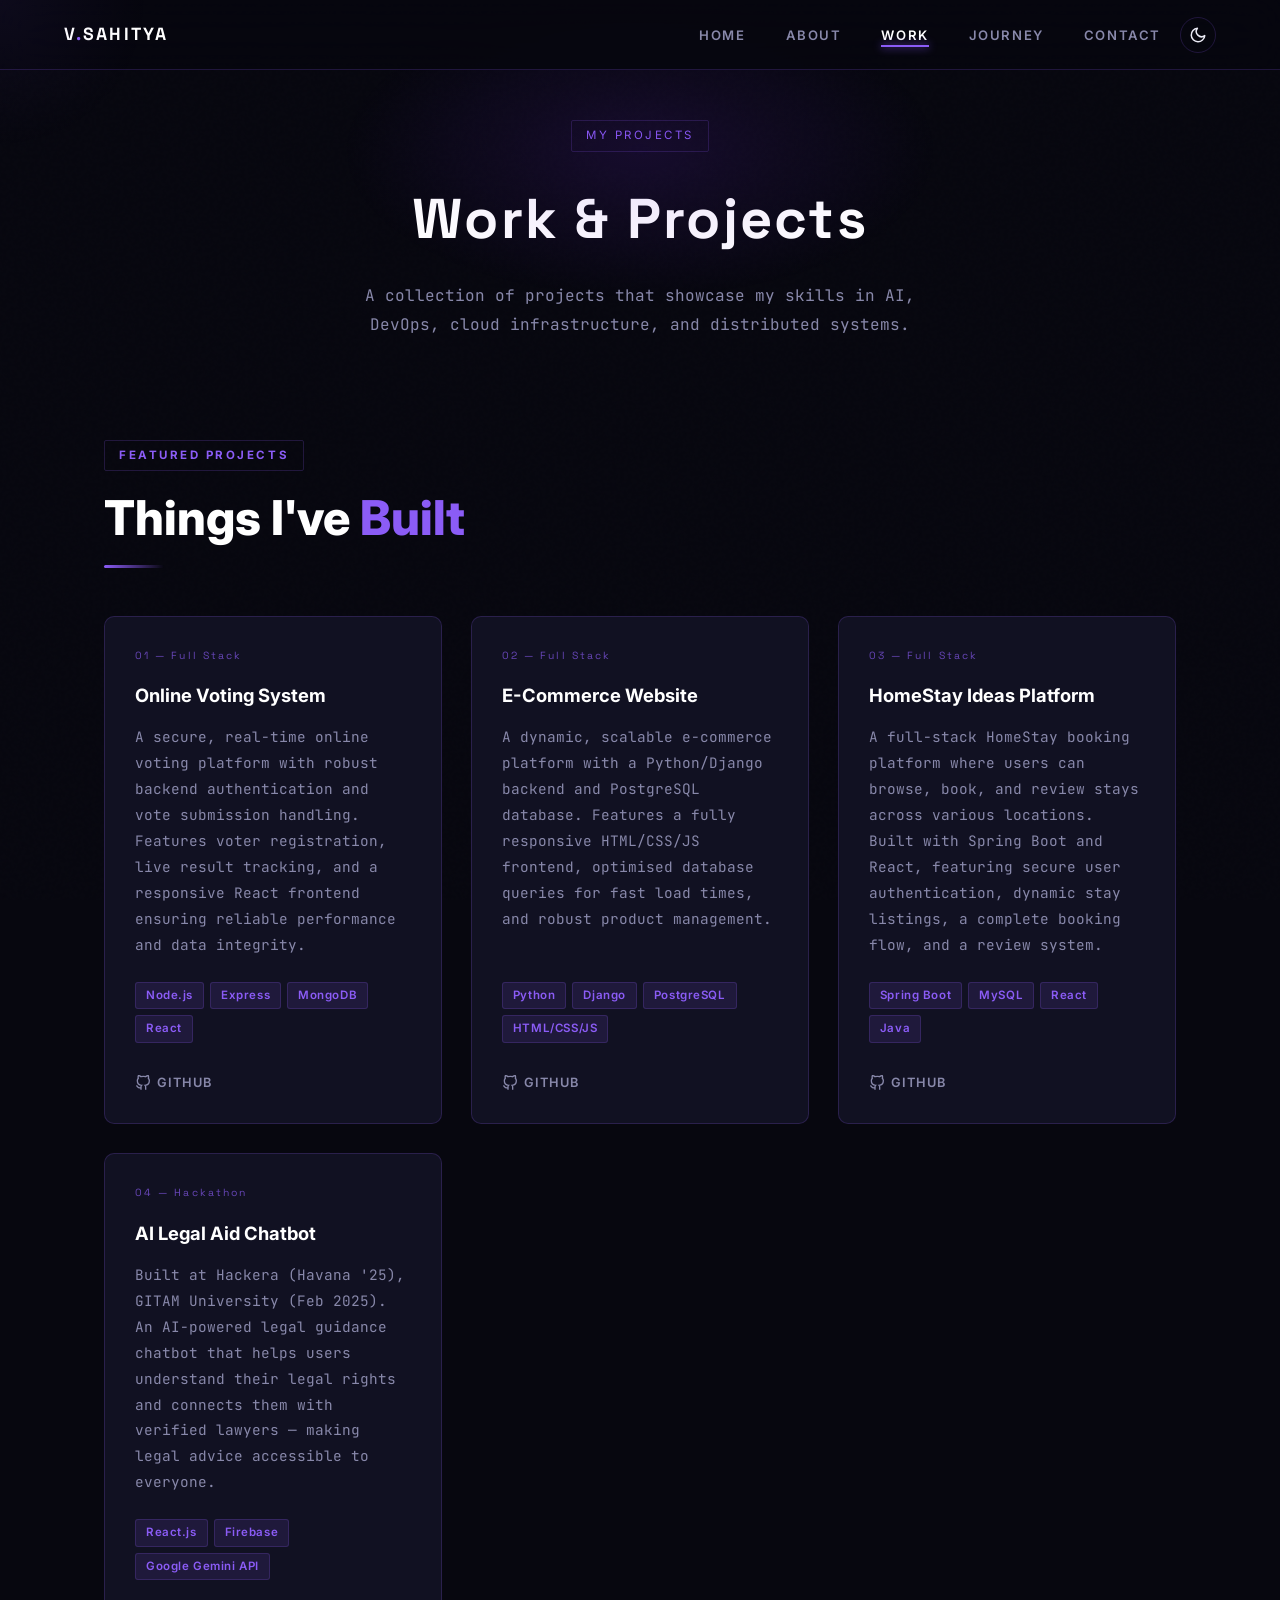
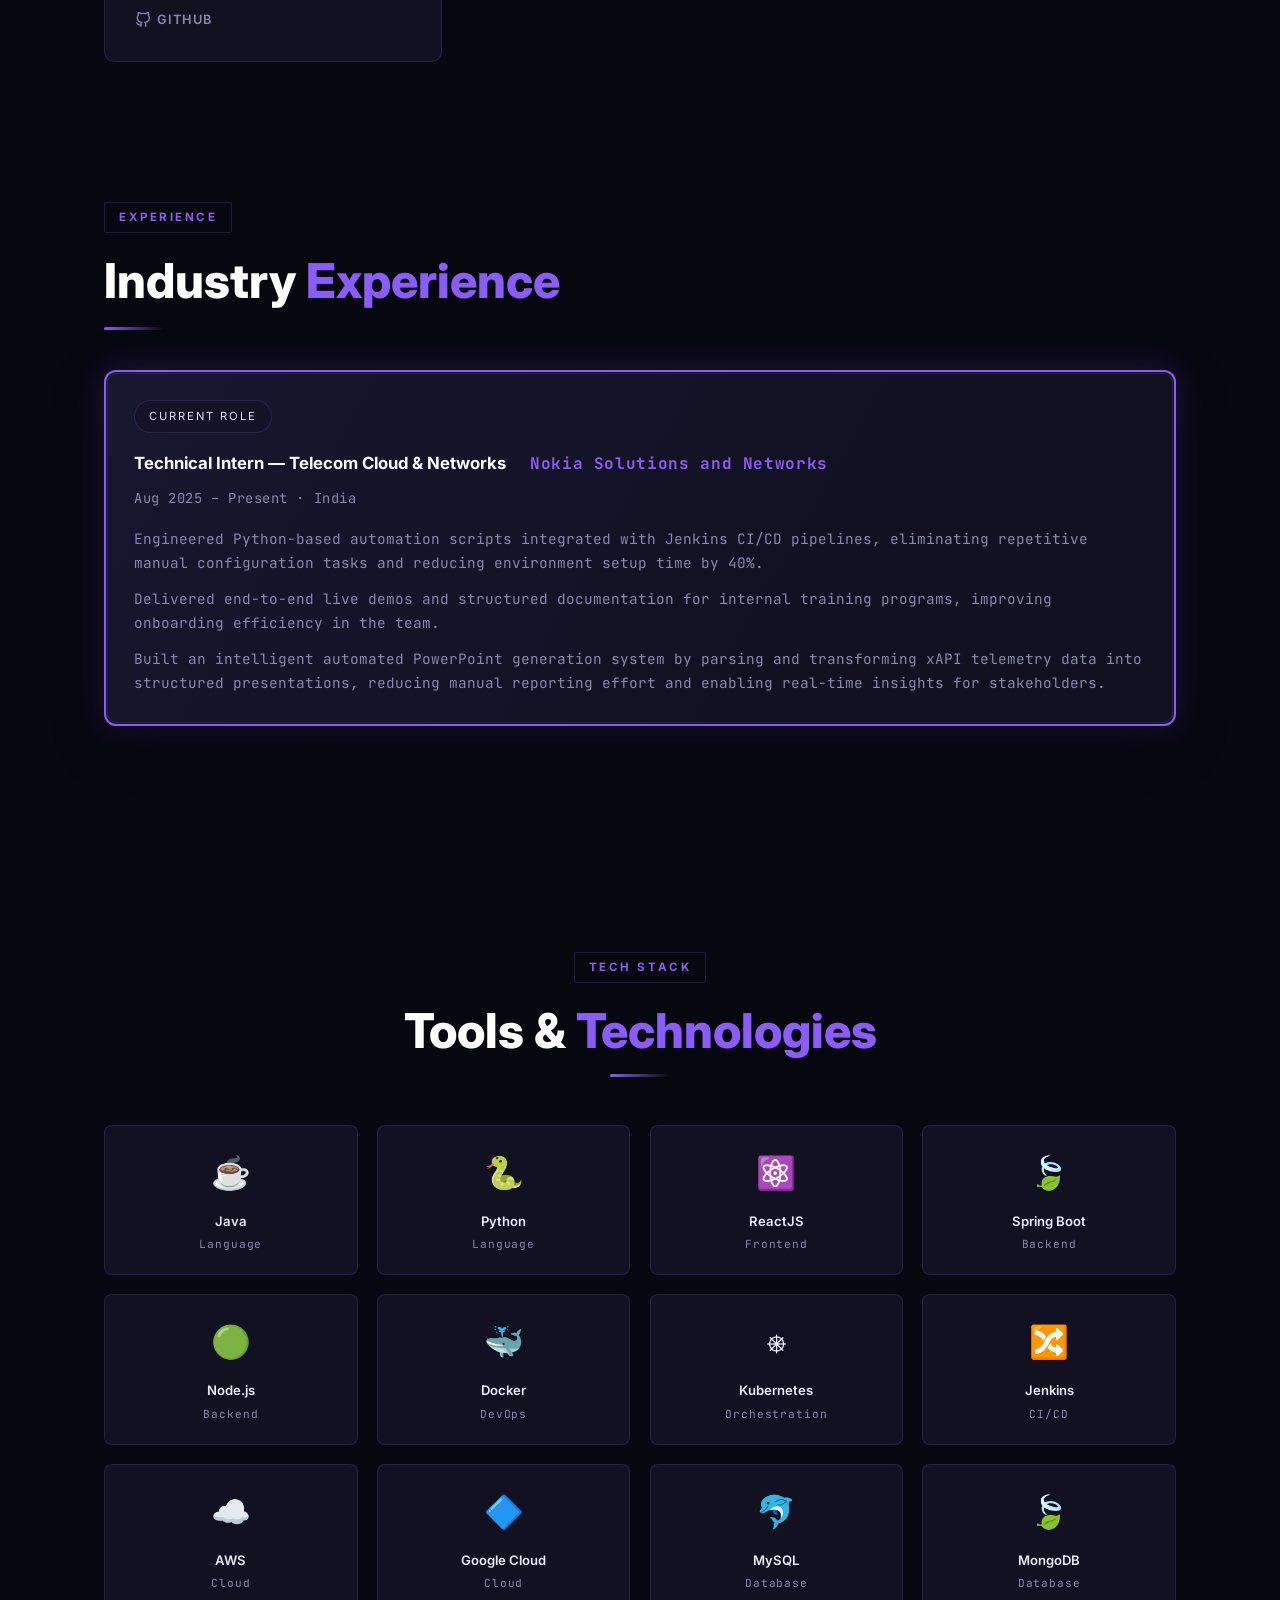
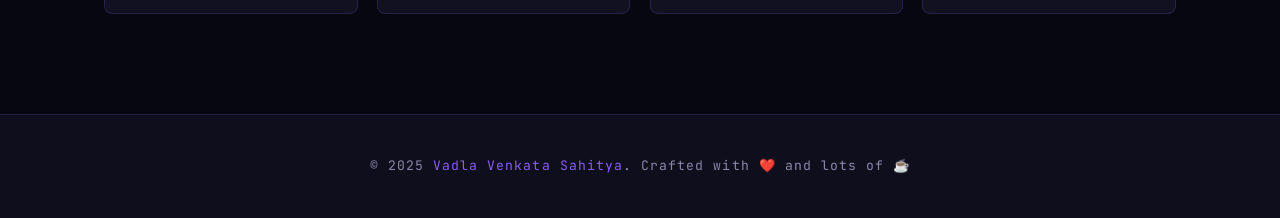
<file: portfolio/work.html>
<!DOCTYPE html>
<html lang="en" data-theme="dark">
<head>
  <meta charset="UTF-8" />
  <meta name="viewport" content="width=device-width, initial-scale=1.0" />
  <title>Work — Vadla Venkata Sahitya</title>
  <meta name="description" content="Projects and technical work by Vadla Venkata Sahitya — AI, DevOps, Cloud, and Distributed Systems." />
  <link rel="stylesheet" href="css/style.css" />
</head>
<body>

  <!-- ── NAVIGATION ─────────────────────────────── -->
  <nav class="nav" id="navbar">
    <a href="index.html" class="nav-logo">V<span>.</span>Sahitya</a>
    <div class="nav-actions">
      <ul class="nav-links">
        <li><a href="index.html">Home</a></li>
        <li><a href="about.html">About</a></li>
        <li><a href="work.html">Work</a></li>
        <li><a href="journey.html">Journey</a></li>
        <li><a href="contact.html">Contact</a></li>
      </ul>
      <button class="theme-toggle" id="themeToggle" type="button" aria-label="Toggle theme" aria-pressed="false">
        <svg class="icon-sun" xmlns="http://www.w3.org/2000/svg" viewBox="0 0 24 24" fill="none" stroke="currentColor" stroke-width="2" stroke-linecap="round" stroke-linejoin="round" aria-hidden="true">
          <circle cx="12" cy="12" r="4" />
          <line x1="12" y1="2" x2="12" y2="4" />
          <line x1="12" y1="20" x2="12" y2="22" />
          <line x1="2" y1="12" x2="4" y2="12" />
          <line x1="20" y1="12" x2="22" y2="12" />
          <line x1="4.93" y1="4.93" x2="6.34" y2="6.34" />
          <line x1="17.66" y1="17.66" x2="19.07" y2="19.07" />
          <line x1="17.66" y1="6.34" x2="19.07" y2="4.93" />
          <line x1="4.93" y1="19.07" x2="6.34" y2="17.66" />
        </svg>
        <svg class="icon-moon" xmlns="http://www.w3.org/2000/svg" viewBox="0 0 24 24" fill="none" stroke="currentColor" stroke-width="2" stroke-linecap="round" stroke-linejoin="round" aria-hidden="true">
          <path d="M21 12.8A9 9 0 1 1 11.2 3a7 7 0 0 0 9.8 9.8z" />
        </svg>
      </button>
      <div class="hamburger" id="hamburger">
        <span></span><span></span><span></span>
      </div>
    </div>
  </nav>

  <div class="nav-mobile" id="navMobile">
    <a href="index.html">Home</a>
    <a href="about.html">About</a>
    <a href="work.html">Work</a>
    <a href="journey.html">Journey</a>
    <a href="contact.html">Contact</a>
  </div>

  <!-- ── PAGE HEADER ────────────────────────────── -->
  <div class="page-header">
    <span class="page-header-tag">My Projects</span>
    <h1>Work &amp; Projects</h1>
    <p>A collection of projects that showcase my skills in AI, DevOps, cloud infrastructure, and distributed systems.</p>
  </div>

  <!-- ── PROJECTS SECTION ───────────────────────── -->
  <section class="section" style="padding-top:40px;">
    <div class="container">
      <div class="reveal">
        <span class="section-tag">Featured Projects</span>
        <h2 class="section-title">Things I've <span>Built</span></h2>
        <div class="divider"></div>
      </div>

      <div class="projects-grid">

        <!-- Project 1 -->
        <div class="project-card reveal delay-1">
          <div class="project-num">01 — Full Stack</div>
          <h3 class="project-title">Online Voting System</h3>
          <p class="project-desc">
            A secure, real-time online voting platform with robust backend authentication and vote submission handling. Features voter registration, live result tracking, and a responsive React frontend ensuring reliable performance and data integrity.
          </p>
          <div class="tech-stack">
            <span class="tech-tag">Node.js</span>
            <span class="tech-tag">Express</span>
            <span class="tech-tag">MongoDB</span>
            <span class="tech-tag">React</span>
          </div>
          <div class="project-links">
            <a href="https://github.com/vadlasahitya" target="_blank" rel="noopener" class="project-link">
              <svg xmlns="http://www.w3.org/2000/svg" viewBox="0 0 24 24" fill="none" stroke="currentColor" stroke-width="2"><path d="M9 19c-5 1.5-5-2.5-7-3m14 6v-3.87a3.37 3.37 0 0 0-.94-2.61c3.14-.35 6.44-1.54 6.44-7A5.44 5.44 0 0 0 20 4.77 5.07 5.07 0 0 0 19.91 1S18.73.65 16 2.48a13.38 13.38 0 0 0-7 0C6.27.65 5.09 1 5.09 1A5.07 5.07 0 0 0 5 4.77a5.44 5.44 0 0 0-1.5 3.78c0 5.42 3.3 6.61 6.44 7A3.37 3.37 0 0 0 9 18.13V22"/></svg>
              GitHub
            </a>
          </div>
        </div>

        <!-- Project 2 -->
        <div class="project-card reveal delay-2">
          <div class="project-num">02 — Full Stack</div>
          <h3 class="project-title">E-Commerce Website</h3>
          <p class="project-desc">
            A dynamic, scalable e-commerce platform with a Python/Django backend and PostgreSQL database. Features a fully responsive HTML/CSS/JS frontend, optimised database queries for fast load times, and robust product management.
          </p>
          <div class="tech-stack">
            <span class="tech-tag">Python</span>
            <span class="tech-tag">Django</span>
            <span class="tech-tag">PostgreSQL</span>
            <span class="tech-tag">HTML/CSS/JS</span>
          </div>
          <div class="project-links">
            <a href="https://github.com/vadlasahitya" target="_blank" rel="noopener" class="project-link">
              <svg xmlns="http://www.w3.org/2000/svg" viewBox="0 0 24 24" fill="none" stroke="currentColor" stroke-width="2"><path d="M9 19c-5 1.5-5-2.5-7-3m14 6v-3.87a3.37 3.37 0 0 0-.94-2.61c3.14-.35 6.44-1.54 6.44-7A5.44 5.44 0 0 0 20 4.77 5.07 5.07 0 0 0 19.91 1S18.73.65 16 2.48a13.38 13.38 0 0 0-7 0C6.27.65 5.09 1 5.09 1A5.07 5.07 0 0 0 5 4.77a5.44 5.44 0 0 0-1.5 3.78c0 5.42 3.3 6.61 6.44 7A3.37 3.37 0 0 0 9 18.13V22"/></svg>
              GitHub
            </a>
          </div>
        </div>

        <!-- Project 3 -->
        <div class="project-card reveal delay-3">
          <div class="project-num">03 — Full Stack</div>
          <h3 class="project-title">HomeStay Ideas Platform</h3>
          <p class="project-desc">
            A full-stack HomeStay booking platform where users can browse, book, and review stays across various locations. Built with Spring Boot and React, featuring secure user authentication, dynamic stay listings, a complete booking flow, and a review system.
          </p>
          <div class="tech-stack">
            <span class="tech-tag">Spring Boot</span>
            <span class="tech-tag">MySQL</span>
            <span class="tech-tag">React</span>
            <span class="tech-tag">Java</span>
          </div>
          <div class="project-links">
            <a href="https://github.com/vadlasahitya" target="_blank" rel="noopener" class="project-link">
              <svg xmlns="http://www.w3.org/2000/svg" viewBox="0 0 24 24" fill="none" stroke="currentColor" stroke-width="2"><path d="M9 19c-5 1.5-5-2.5-7-3m14 6v-3.87a3.37 3.37 0 0 0-.94-2.61c3.14-.35 6.44-1.54 6.44-7A5.44 5.44 0 0 0 20 4.77 5.07 5.07 0 0 0 19.91 1S18.73.65 16 2.48a13.38 13.38 0 0 0-7 0C6.27.65 5.09 1 5.09 1A5.07 5.07 0 0 0 5 4.77a5.44 5.44 0 0 0-1.5 3.78c0 5.42 3.3 6.61 6.44 7A3.37 3.37 0 0 0 9 18.13V22"/></svg>
              GitHub
            </a>
          </div>
        </div>

        <!-- Project 4 — Hackathon -->
        <div class="project-card reveal delay-4">
          <div class="project-num">04 — Hackathon</div>
          <h3 class="project-title">AI Legal Aid Chatbot</h3>
          <p class="project-desc">
            Built at Hackera (Havana '25), GITAM University (Feb 2025). An AI-powered legal guidance chatbot that helps users understand their legal rights and connects them with verified lawyers — making legal advice accessible to everyone.
          </p>
          <div class="tech-stack">
            <span class="tech-tag">React.js</span>
            <span class="tech-tag">Firebase</span>
            <span class="tech-tag">Google Gemini API</span>
          </div>
          <div class="project-links">
            <a href="https://github.com/vadlasahitya" target="_blank" rel="noopener" class="project-link">
              <svg xmlns="http://www.w3.org/2000/svg" viewBox="0 0 24 24" fill="none" stroke="currentColor" stroke-width="2"><path d="M9 19c-5 1.5-5-2.5-7-3m14 6v-3.87a3.37 3.37 0 0 0-.94-2.61c3.14-.35 6.44-1.54 6.44-7A5.44 5.44 0 0 0 20 4.77 5.07 5.07 0 0 0 19.91 1S18.73.65 16 2.48a13.38 13.38 0 0 0-7 0C6.27.65 5.09 1 5.09 1A5.07 5.07 0 0 0 5 4.77a5.44 5.44 0 0 0-1.5 3.78c0 5.42 3.3 6.61 6.44 7A3.37 3.37 0 0 0 9 18.13V22"/></svg>
              GitHub
            </a>
          </div>
        </div>

      </div>
    </div>
  </section>

  <!-- ── EXPERIENCE SECTION ────────────────────── -->
  <section class="section" style="padding-top:40px;">
    <div class="container">
      <div class="reveal">
        <span class="section-tag">Experience</span>
        <h2 class="section-title">Industry <span>Experience</span></h2>
        <div class="divider"></div>
      </div>

      <div class="experience-card featured reveal">
        <span class="experience-badge">Current Role</span>
        <div class="experience-header" style="margin-top:1rem;">
          <div class="experience-role">Technical Intern — Telecom Cloud &amp; Networks</div>
          <div class="experience-company">Nokia Solutions and Networks</div>
        </div>
        <div class="experience-meta">Aug 2025 – Present · India</div>
        <ul class="experience-list">
          <li>Engineered Python-based automation scripts integrated with Jenkins CI/CD pipelines, eliminating repetitive manual configuration tasks and reducing environment setup time by 40%.</li>
          <li>Delivered end-to-end live demos and structured documentation for internal training programs, improving onboarding efficiency in the team.</li>
          <li>Built an intelligent automated PowerPoint generation system by parsing and transforming xAPI telemetry data into structured presentations, reducing manual reporting effort and enabling real-time insights for stakeholders.</li>
        </ul>
      </div>
    </div>
  </section>

  <!-- ── TECH SKILLS SECTION ────────────────────── -->
  <section class="section tech-skills-section" style="padding-top:30px;">
    <div class="container">
      <div class="reveal" style="text-align:center; margin-bottom:0.5rem;">
        <span class="section-tag">Tech Stack</span>
        <h2 class="section-title">Tools &amp; <span>Technologies</span></h2>
        <div class="divider" style="margin:1rem auto 0;"></div>
      </div>

      <div class="tech-skills-grid" style="margin-top:3rem;">
        <div class="tech-skill-card reveal delay-1"><div class="tech-skill-icon">☕</div><div class="tech-skill-name">Java</div><div class="tech-skill-type">Language</div></div>
        <div class="tech-skill-card reveal delay-2"><div class="tech-skill-icon">🐍</div><div class="tech-skill-name">Python</div><div class="tech-skill-type">Language</div></div>
        <div class="tech-skill-card reveal delay-3"><div class="tech-skill-icon">⚛️</div><div class="tech-skill-name">ReactJS</div><div class="tech-skill-type">Frontend</div></div>
        <div class="tech-skill-card reveal delay-4"><div class="tech-skill-icon">🍃</div><div class="tech-skill-name">Spring Boot</div><div class="tech-skill-type">Backend</div></div>
        <div class="tech-skill-card reveal delay-1"><div class="tech-skill-icon">🟢</div><div class="tech-skill-name">Node.js</div><div class="tech-skill-type">Backend</div></div>
        <div class="tech-skill-card reveal delay-2"><div class="tech-skill-icon">🐳</div><div class="tech-skill-name">Docker</div><div class="tech-skill-type">DevOps</div></div>
        <div class="tech-skill-card reveal delay-3"><div class="tech-skill-icon">⎈</div><div class="tech-skill-name">Kubernetes</div><div class="tech-skill-type">Orchestration</div></div>
        <div class="tech-skill-card reveal delay-4"><div class="tech-skill-icon">🔀</div><div class="tech-skill-name">Jenkins</div><div class="tech-skill-type">CI/CD</div></div>
        <div class="tech-skill-card reveal delay-1"><div class="tech-skill-icon">☁️</div><div class="tech-skill-name">AWS</div><div class="tech-skill-type">Cloud</div></div>
        <div class="tech-skill-card reveal delay-2"><div class="tech-skill-icon">🔷</div><div class="tech-skill-name">Google Cloud</div><div class="tech-skill-type">Cloud</div></div>
        <div class="tech-skill-card reveal delay-3"><div class="tech-skill-icon">🐬</div><div class="tech-skill-name">MySQL</div><div class="tech-skill-type">Database</div></div>
        <div class="tech-skill-card reveal delay-4"><div class="tech-skill-icon">🍃</div><div class="tech-skill-name">MongoDB</div><div class="tech-skill-type">Database</div></div>
      </div>
    </div>
  </section>

  <!-- ── FOOTER ──────────────────────────────────── -->
  <footer>
    <p>&copy; 2025 <span>Vadla Venkata Sahitya</span>. Crafted with ❤️ and lots of ☕</p>
  </footer>

  <script src="js/script.js"></script>
</body>
</html>
</file>
<file: portfolio/css/style.css>
/* ============================================================
  PORTFOLIO — Vadla Venkata Sahitya
  Fonts: Space Grotesk (display) + Inter (headings) + JetBrains Mono (body)
  ============================================================ */

@import url('https://fonts.googleapis.com/css2?family=Space+Grotesk:wght@400;700&family=Inter:wght@300;400;500;600&family=JetBrains+Mono:wght@400;500;700&display=swap');

/* ─── CSS VARIABLES ──────────────────────────────────────── */
:root {
  --bg-primary:   #07070f;
  --bg-secondary: #0e0e1c;
  --bg-card:      #111122;
  --bg-card-hover:#16162e;
  --text-primary: #eaeaf5;
  --text-muted:   #8888aa;
  --purple:       #8b5cf6;
  --purple-dim:   #6d28d9;
  --purple-glow:  rgba(139, 92, 246, 0.25);
  --purple-glow2: rgba(139, 92, 246, 0.08);
  --border:       rgba(139, 92, 246, 0.2);
  --border-hover: rgba(139, 92, 246, 0.6);
  --white:        #ffffff;
  --text-on-accent: #ffffff;
  --noise-opacity: 0.4;
  --nav-bg:       rgba(7, 7, 15, 0.85);
  --nav-bg-scrolled: rgba(7, 7, 15, 0.97);
  --nav-height:   70px;
  --transition:   0.35s cubic-bezier(0.4, 0, 0.2, 1);
  --font-display: 'Space Grotesk', sans-serif;
  --font-heading: 'Inter', sans-serif;
  --font-body:    'JetBrains Mono', monospace;
}

:root[data-theme="light"] {
  --bg-primary:   #f7f6f2;
  --bg-secondary: #ffffff;
  --bg-card:      #ffffff;
  --bg-card-hover:#f0eee7;
  --text-primary: #151515;
  --text-muted:   #5b5b5b;
  --purple:       #5b21b6;
  --purple-dim:   #4c1d95;
  --purple-glow:  rgba(91, 33, 182, 0.2);
  --purple-glow2: rgba(91, 33, 182, 0.08);
  --border:       rgba(15, 15, 15, 0.12);
  --border-hover: rgba(15, 15, 15, 0.28);
  --white:        #141414;
  --text-on-accent: #ffffff;
  --noise-opacity: 0.15;
  --nav-bg:       rgba(255, 255, 255, 0.8);
  --nav-bg-scrolled: rgba(255, 255, 255, 0.96);
}

/* ─── RESET ──────────────────────────────────────────────── */
*, *::before, *::after { box-sizing: border-box; margin: 0; padding: 0; }
html { scroll-behavior: smooth; }
body {
  font-family: var(--font-body);
  background: var(--bg-primary);
  color: var(--text-primary);
  line-height: 1.7;
  overflow-x: hidden;
}
a { color: inherit; text-decoration: none; }
img { max-width: 100%; display: block; }
ul { list-style: none; }
button { font-family: var(--font-body); cursor: pointer; border: none; outline: none; }

/* ─── SCROLLBAR ──────────────────────────────────────────── */
::-webkit-scrollbar { width: 6px; }
::-webkit-scrollbar-track { background: var(--bg-primary); }
::-webkit-scrollbar-thumb { background: var(--purple-dim); border-radius: 3px; }

/* ─── NOISE TEXTURE OVERLAY ──────────────────────────────── */
body::before {
  content: '';
  position: fixed;
  inset: 0;
  background-image: url("data:image/svg+xml,%3Csvg viewBox='0 0 256 256' xmlns='http://www.w3.org/2000/svg'%3E%3Cfilter id='noise'%3E%3CfeTurbulence type='fractalNoise' baseFrequency='0.9' numOctaves='4' stitchTiles='stitch'/%3E%3C/filter%3E%3Crect width='100%25' height='100%25' filter='url(%23noise)' opacity='0.03'/%3E%3C/svg%3E");
  pointer-events: none;
  z-index: 0;
  opacity: var(--noise-opacity);
}

/* ─── NAVIGATION ─────────────────────────────────────────── */
.nav {
  position: fixed;
  top: 0; left: 0; right: 0;
  height: var(--nav-height);
  z-index: 1000;
  display: flex;
  align-items: center;
  justify-content: space-between;
  padding: 0 5%;
  background: var(--nav-bg);
  backdrop-filter: blur(20px);
  -webkit-backdrop-filter: blur(20px);
  border-bottom: 1px solid var(--border);
  transition: var(--transition);
}
.nav.scrolled {
  background: var(--nav-bg-scrolled);
  box-shadow: 0 4px 40px rgba(0,0,0,0.6);
}
.nav-logo {
  font-family: var(--font-display);
  font-size: 1.1rem;
  font-weight: 700;
  letter-spacing: 0.12em;
  color: var(--white);
  text-transform: uppercase;
}
.nav-logo span { color: var(--purple); }

.nav-actions {
  display: flex;
  align-items: center;
  gap: 1.2rem;
  margin-left: auto;
}
.nav-links {
  display: flex;
  gap: 2.5rem;
  align-items: center;
}
.nav-links a {
  font-family: var(--font-heading);
  font-size: 0.82rem;
  font-weight: 600;
  letter-spacing: 0.12em;
  text-transform: uppercase;
  color: var(--text-muted);
  transition: color var(--transition);
  position: relative;
}
.nav-links a::after {
  content: '';
  position: absolute;
  bottom: -4px; left: 0;
  width: 0; height: 2px;
  background: var(--purple);
  transition: width var(--transition);
  box-shadow: 0 0 8px var(--purple);
}
.nav-links a:hover,
.nav-links a.active {
  color: var(--white);
}
.nav-links a:hover::after,
.nav-links a.active::after { width: 100%; }

.theme-toggle {
  display: inline-flex;
  align-items: center;
  justify-content: center;
  width: 36px;
  height: 36px;
  padding: 0;
  position: relative;
  color: var(--text-primary);
  background: transparent;
  border: 1px solid var(--border);
  border-radius: 999px;
  transition: var(--transition);
}
.theme-toggle svg {
  width: 18px;
  height: 18px;
  position: absolute;
  transition: opacity var(--transition), transform var(--transition);
}
.theme-toggle .icon-sun { opacity: 0; transform: scale(0.8); }
.theme-toggle .icon-moon { opacity: 1; transform: scale(1); }
:root[data-theme="light"] .theme-toggle .icon-sun { opacity: 1; transform: scale(1); }
:root[data-theme="light"] .theme-toggle .icon-moon { opacity: 0; transform: scale(0.8); }
.theme-toggle:hover {
  border-color: var(--border-hover);
  background: var(--purple-glow2);
}
.theme-toggle:focus-visible {
  outline: 2px solid var(--purple);
  outline-offset: 3px;
}

/* Hamburger */
.hamburger {
  display: none;
  flex-direction: column;
  gap: 5px;
  cursor: pointer;
  padding: 4px;
  z-index: 1100;
}
.hamburger span {
  display: block;
  width: 24px; height: 2px;
  background: var(--text-primary);
  border-radius: 2px;
  transition: var(--transition);
}
.hamburger.open span:nth-child(1) { transform: translateY(7px) rotate(45deg); }
.hamburger.open span:nth-child(2) { opacity: 0; transform: translateX(-8px); }
.hamburger.open span:nth-child(3) { transform: translateY(-7px) rotate(-45deg); }

/* Mobile nav */
.nav-mobile {
  display: none;
  position: fixed;
  inset: 0;
  background: var(--bg-primary);
  z-index: 999;
  flex-direction: column;
  align-items: center;
  justify-content: center;
  gap: 2.5rem;
}
.nav-mobile.open { display: flex; }
.nav-mobile a {
  font-family: var(--font-display);
  font-size: 1.4rem;
  letter-spacing: 0.15em;
  text-transform: uppercase;
  color: var(--text-muted);
  transition: color var(--transition);
}
.nav-mobile a:hover,
.nav-mobile a.active { color: var(--purple); }

/* ─── LAYOUT UTILITIES ───────────────────────────────────── */
.container {
  max-width: 1200px;
  margin: 0 auto;
  padding: 0 5%;
}
.section {
  padding: 100px 0;
  position: relative;
}
.section-tag {
  display: inline-block;
  font-family: var(--font-heading);
  font-size: 0.72rem;
  font-weight: 700;
  letter-spacing: 0.22em;
  text-transform: uppercase;
  color: var(--purple);
  border: 1px solid var(--border);
  padding: 5px 14px;
  border-radius: 2px;
  margin-bottom: 1.2rem;
}
.section-title {
  font-family: var(--font-heading);
  font-size: clamp(2rem, 4vw, 3rem);
  font-weight: 800;
  color: var(--white);
  line-height: 1.15;
  margin-bottom: 1rem;
}
.section-title span { color: var(--purple); }
.section-sub {
  color: var(--text-muted);
  font-size: 1.05rem;
  max-width: 600px;
  line-height: 1.8;
}
.divider {
  width: 60px; height: 3px;
  background: linear-gradient(90deg, var(--purple), transparent);
  margin: 1.2rem 0 2.5rem;
  border-radius: 2px;
}

/* ─── BUTTONS ────────────────────────────────────────────── */
.btn {
  display: inline-flex;
  align-items: center;
  gap: 8px;
  padding: 13px 30px;
  font-family: var(--font-heading);
  font-size: 0.85rem;
  font-weight: 700;
  letter-spacing: 0.1em;
  text-transform: uppercase;
  border-radius: 3px;
  transition: var(--transition);
  position: relative;
  overflow: hidden;
}
.btn-primary {
  background: var(--purple);
  color: var(--text-on-accent);
  box-shadow: 0 0 20px var(--purple-glow);
}
.btn-primary:hover {
  background: #7c3aed;
  box-shadow: 0 0 35px rgba(139, 92, 246, 0.5), 0 0 70px rgba(139, 92, 246, 0.2);
  transform: translateY(-2px);
}
.btn-outline {
  background: transparent;
  color: var(--text-primary);
  border: 1px solid var(--border-hover);
}
.btn-outline:hover {
  background: var(--purple-glow2);
  border-color: var(--purple);
  color: var(--white);
  transform: translateY(-2px);
  box-shadow: 0 0 20px var(--purple-glow);
}

/* ─── CARDS ──────────────────────────────────────────────── */
.card {
  background: var(--bg-card);
  border: 1px solid var(--border);
  border-radius: 8px;
  padding: 28px;
  transition: var(--transition);
  position: relative;
  overflow: hidden;
}
.card::before {
  content: '';
  position: absolute;
  inset: 0;
  background: linear-gradient(135deg, var(--purple-glow2) 0%, transparent 60%);
  opacity: 0;
  transition: opacity var(--transition);
}
.card:hover {
  border-color: var(--border-hover);
  background: var(--bg-card-hover);
  transform: translateY(-5px);
  box-shadow: 0 10px 40px rgba(0,0,0,0.4), 0 0 30px var(--purple-glow);
}
.card:hover::before { opacity: 1; }

/* ─── EXPERIENCE HIGHLIGHT ───────────────────────────────── */
.experience-card {
  background: var(--bg-card);
  border: 1px solid var(--border);
  border-radius: 12px;
  padding: 28px;
  position: relative;
  overflow: hidden;
  box-shadow: 0 10px 40px rgba(0,0,0,0.35);
}
.experience-card.featured {
  border: 2px solid var(--purple);
  box-shadow: 0 14px 50px rgba(0,0,0,0.45), 0 0 35px var(--purple-glow);
}
.experience-card.featured::after {
  content: '';
  position: absolute;
  inset: 1px;
  border-radius: 10px;
  border: 1px solid rgba(255, 255, 255, 0.08);
  pointer-events: none;
}
.experience-card::before {
  content: '';
  position: absolute;
  inset: 0;
  background: linear-gradient(120deg, var(--purple-glow2) 0%, transparent 70%);
  opacity: 0.8;
  pointer-events: none;
}
.experience-header {
  display: flex;
  flex-wrap: wrap;
  gap: 0.8rem 1.5rem;
  align-items: baseline;
  margin-bottom: 0.6rem;
}
.experience-role {
  font-family: var(--font-heading);
  font-size: 1.05rem;
  font-weight: 700;
  color: var(--white);
}
.experience-company {
  color: var(--purple);
  font-weight: 700;
  letter-spacing: 0.04em;
}
.experience-meta {
  color: var(--text-muted);
  font-size: 0.86rem;
  letter-spacing: 0.04em;
}
.experience-list {
  margin-top: 1rem;
  display: grid;
  gap: 0.7rem;
}
.experience-list li {
  color: var(--text-muted);
  line-height: 1.7;
  font-size: 0.9rem;
}
.experience-badge {
  display: inline-flex;
  align-items: center;
  gap: 8px;
  font-family: var(--font-heading);
  font-size: 0.7rem;
  text-transform: uppercase;
  letter-spacing: 0.18em;
  color: var(--text-primary);
  border: 1px solid var(--border);
  border-radius: 999px;
  padding: 6px 14px;
  background: var(--bg-secondary);
}

/* ─── FOOTER ─────────────────────────────────────────────── */
footer {
  background: var(--bg-secondary);
  border-top: 1px solid var(--border);
  padding: 2.5rem 5%;
  text-align: center;
}
footer p {
  font-size: 0.82rem;
  color: var(--text-muted);
  letter-spacing: 0.08em;
}
footer span { color: var(--purple); }

/* ─── SCROLL REVEAL ANIMATION ────────────────────────────── */
.reveal {
  opacity: 0;
  transform: translateY(30px);
  transition: opacity 0.7s ease, transform 0.7s ease;
}
.reveal.visible {
  opacity: 1;
  transform: translateY(0);
}
.reveal-left {
  opacity: 0;
  transform: translateX(-40px);
  transition: opacity 0.7s ease, transform 0.7s ease;
}
.reveal-left.visible {
  opacity: 1;
  transform: translateX(0);
}
.reveal-right {
  opacity: 0;
  transform: translateX(40px);
  transition: opacity 0.7s ease, transform 0.7s ease;
}
.reveal-right.visible {
  opacity: 1;
  transform: translateX(0);
}
.delay-1 { transition-delay: 0.1s; }
.delay-2 { transition-delay: 0.2s; }
.delay-3 { transition-delay: 0.3s; }
.delay-4 { transition-delay: 0.4s; }
.delay-5 { transition-delay: 0.5s; }

/* ━━━━━━━━━━━━━━━━━━━━━━━━━━━━━━━━━━━━━━━━━━━━━━━━━━━━━━━━
   HOME PAGE
━━━━━━━━━━━━━━━━━━━━━━━━━━━━━━━━━━━━━━━━━━━━━━━━━━━━━━━━ */

/* Hero */
.hero {
  min-height: 100vh;
  display: flex;
  align-items: center;
  padding-top: var(--nav-height);
  position: relative;
  overflow: hidden;
}

/* Animated gradient bg */
.hero-bg {
  position: absolute;
  inset: 0;
  z-index: 0;
}
.hero-bg::before {
  content: '';
  position: absolute;
  top: -20%; left: -20%;
  width: 60%; height: 60%;
  background: radial-gradient(ellipse, rgba(109, 40, 217, 0.18) 0%, transparent 70%);
  animation: driftA 12s ease-in-out infinite alternate;
}
.hero-bg::after {
  content: '';
  position: absolute;
  bottom: -20%; right: -10%;
  width: 50%; height: 50%;
  background: radial-gradient(ellipse, rgba(139, 92, 246, 0.1) 0%, transparent 70%);
  animation: driftB 15s ease-in-out infinite alternate;
}
@keyframes driftA {
  from { transform: translate(0, 0) scale(1); }
  to   { transform: translate(8%, 5%) scale(1.1); }
}
@keyframes driftB {
  from { transform: translate(0, 0) scale(1); }
  to   { transform: translate(-6%, -4%) scale(1.15); }
}

/* Grid lines bg */
.hero-grid {
  position: absolute;
  inset: 0;
  background-image:
    linear-gradient(rgba(139, 92, 246, 0.04) 1px, transparent 1px),
    linear-gradient(90deg, rgba(139, 92, 246, 0.04) 1px, transparent 1px);
  background-size: 60px 60px;
  z-index: 0;
}

.hero-content {
  position: relative;
  z-index: 1;
  display: grid;
  grid-template-columns: 1fr 1fr;
  gap: 5rem;
  align-items: center;
  width: 100%;
  max-width: 1200px;
  margin: 0 auto;
  padding: 0 5%;
}

.hero-text { animation: fadeInUp 0.9s ease forwards; }
.hero-greeting {
  font-family: var(--font-heading);
  font-size: 0.85rem;
  letter-spacing: 0.25em;
  text-transform: uppercase;
  color: var(--purple);
  margin-bottom: 1.2rem;
  display: flex;
  align-items: center;
  gap: 12px;
}
.hero-greeting::before {
  content: '';
  width: 30px; height: 2px;
  background: var(--purple);
  box-shadow: 0 0 8px var(--purple);
}
.hero-name {
  font-family: var(--font-display);
  font-size: clamp(2.2rem, 5vw, 4rem);
  font-weight: 700;
  line-height: 1.1;
  letter-spacing: 0.04em;
  color: var(--white);
  margin-bottom: 0.5rem;
}
.hero-name-underline {
  width: 80px; height: 4px;
  background: linear-gradient(90deg, var(--purple), #c084fc);
  border-radius: 2px;
  margin: 0.8rem 0 1.5rem;
  box-shadow: 0 0 20px rgba(139, 92, 246, 0.6);
  animation: glowPulse 2.5s ease-in-out infinite;
}
@keyframes glowPulse {
  0%, 100% { box-shadow: 0 0 15px rgba(139, 92, 246, 0.5); }
  50%       { box-shadow: 0 0 30px rgba(139, 92, 246, 0.9), 0 0 60px rgba(139, 92, 246, 0.3); }
}
.hero-role {
  font-family: var(--font-heading);
  font-size: clamp(0.9rem, 2vw, 1.1rem);
  font-weight: 600;
  color: var(--purple);
  letter-spacing: 0.05em;
  margin-bottom: 1.2rem;
}
.hero-desc {
  color: var(--text-muted);
  font-size: 1.05rem;
  line-height: 1.9;
  margin-bottom: 2.5rem;
  max-width: 480px;
}
.hero-btns {
  display: flex;
  gap: 1.2rem;
  flex-wrap: wrap;
}

/* Profile image */
.hero-image {
  display: flex;
  justify-content: center;
  align-items: center;
  animation: fadeInRight 0.9s 0.2s ease both;
}
.hero-image-frame {
  position: relative;
  width: 340px; height: 400px;
}
.hero-image-frame::before {
  content: '';
  position: absolute;
  top: -12px; left: -12px; right: 12px; bottom: 12px;
  border: 2px solid var(--purple);
  border-radius: 12px;
  opacity: 0.4;
  z-index: -1;
  animation: glowPulse 3s ease-in-out infinite;
}
.hero-image-frame::after {
  content: '';
  position: absolute;
  top: 12px; left: 12px; right: -12px; bottom: -12px;
  border: 1px solid var(--border);
  border-radius: 12px;
  z-index: -1;
}
.hero-img {
  width: 100%; height: 100%;
  object-fit: cover;
  border-radius: 10px;
  filter: grayscale(20%) contrast(1.05);
}
.hero-img-placeholder {
  width: 100%; height: 100%;
  border-radius: 10px;
  background: var(--bg-card);
  border: 1px solid var(--border);
  display: flex;
  flex-direction: column;
  align-items: center;
  justify-content: center;
  gap: 1rem;
}
.hero-img-placeholder svg {
  width: 80px; height: 80px;
  color: var(--purple);
  opacity: 0.5;
}
.hero-img-placeholder p {
  font-size: 0.8rem;
  color: var(--text-muted);
  letter-spacing: 0.1em;
}

/* Scroll indicator */
.scroll-indicator {
  position: absolute;
  bottom: 2.5rem;
  left: 50%;
  transform: translateX(-50%);
  display: flex;
  flex-direction: column;
  align-items: center;
  gap: 8px;
  z-index: 1;
}
.scroll-mouse {
  width: 24px; height: 38px;
  border: 2px solid var(--border-hover);
  border-radius: 12px;
  display: flex;
  justify-content: center;
  padding-top: 6px;
}
.scroll-dot {
  width: 4px; height: 8px;
  background: var(--purple);
  border-radius: 2px;
  animation: scrollDot 1.8s ease-in-out infinite;
}
@keyframes scrollDot {
  0%   { transform: translateY(0); opacity: 1; }
  80%  { transform: translateY(12px); opacity: 0; }
  100% { transform: translateY(0); opacity: 0; }
}
.scroll-label {
  font-size: 0.68rem;
  letter-spacing: 0.2em;
  text-transform: uppercase;
  color: var(--text-muted);
}

/* Stats strip */
.hero-stats {
  background: var(--bg-secondary);
  border-top: 1px solid var(--border);
  border-bottom: 1px solid var(--border);
  padding: 2rem 0;
}
.hero-stats-inner {
  display: grid;
  grid-template-columns: repeat(4, 1fr);
  gap: 1rem;
  text-align: center;
}
.stat-item {
  padding: 1rem;
}
.stat-num {
  font-family: var(--font-display);
  font-size: 2.2rem;
  font-weight: 700;
  color: var(--purple);
  line-height: 1;
}
.stat-label {
  font-size: 0.78rem;
  letter-spacing: 0.1em;
  text-transform: uppercase;
  color: var(--text-muted);
  margin-top: 0.4rem;
}

@keyframes fadeInUp {
  from { opacity: 0; transform: translateY(40px); }
  to   { opacity: 1; transform: translateY(0); }
}
@keyframes fadeInRight {
  from { opacity: 0; transform: translateX(40px); }
  to   { opacity: 1; transform: translateX(0); }
}


/* ━━━━━━━━━━━━━━━━━━━━━━━━━━━━━━━━━━━━━━━━━━━━━━━━━━━━━━━━
   ABOUT PAGE
━━━━━━━━━━━━━━━━━━━━━━━━━━━━━━━━━━━━━━━━━━━━━━━━━━━━━━━━ */
.about-grid {
  display: grid;
  grid-template-columns: 1fr 1fr;
  gap: 5rem;
  align-items: center;
}
.about-text p {
  color: var(--text-muted);
  margin-bottom: 1.2rem;
  line-height: 1.9;
}
.about-text p strong { color: var(--text-primary); }

.education-card {
  margin-top: 2rem;
  padding: 24px;
  background: var(--bg-card);
  border: 1px solid var(--border);
  border-left: 3px solid var(--purple);
  border-radius: 0 8px 8px 0;
}
.edu-degree {
  font-family: var(--font-heading);
  font-weight: 700;
  font-size: 1.05rem;
  color: var(--white);
  margin-bottom: 4px;
}
.edu-school {
  color: var(--purple);
  font-size: 0.9rem;
  font-weight: 600;
  margin-bottom: 6px;
}
.edu-year {
  font-size: 0.8rem;
  color: var(--text-muted);
  letter-spacing: 0.08em;
  margin-bottom: 1rem;
}
.coursework {
  display: flex;
  flex-wrap: wrap;
  gap: 8px;
  margin-top: 1rem;
}
.course-tag {
  background: var(--purple-glow2);
  border: 1px solid var(--border);
  color: var(--text-muted);
  padding: 4px 12px;
  border-radius: 20px;
  font-size: 0.75rem;
  letter-spacing: 0.05em;
  transition: var(--transition);
}
.course-tag:hover {
  border-color: var(--purple);
  color: var(--purple);
}

/* Skills grid */
.skills-section { margin-top: 5rem; }
.skills-grid {
  display: grid;
  grid-template-columns: repeat(auto-fit, minmax(240px, 1fr));
  gap: 1.5rem;
  margin-top: 2.5rem;
}
.skill-category {
  background: var(--bg-card);
  border: 1px solid var(--border);
  border-radius: 8px;
  padding: 24px;
  transition: var(--transition);
}
.skill-category:hover {
  border-color: var(--border-hover);
  box-shadow: 0 0 30px var(--purple-glow);
}
.skill-cat-title {
  font-family: var(--font-heading);
  font-size: 0.8rem;
  font-weight: 700;
  letter-spacing: 0.15em;
  text-transform: uppercase;
  color: var(--purple);
  margin-bottom: 1rem;
  display: flex;
  align-items: center;
  gap: 8px;
}
.skill-cat-title::before {
  content: '';
  width: 20px; height: 2px;
  background: var(--purple);
}
.skill-pills {
  display: flex;
  flex-wrap: wrap;
  gap: 8px;
}
.skill-pill {
  background: rgba(139, 92, 246, 0.1);
  border: 1px solid var(--border);
  color: var(--text-muted);
  padding: 5px 14px;
  border-radius: 4px;
  font-size: 0.8rem;
  transition: var(--transition);
}
.skill-pill:hover {
  background: var(--purple-glow);
  border-color: var(--purple);
  color: var(--white);
}


/* ━━━━━━━━━━━━━━━━━━━━━━━━━━━━━━━━━━━━━━━━━━━━━━━━━━━━━━━━
   WORK PAGE
━━━━━━━━━━━━━━━━━━━━━━━━━━━━━━━━━━━━━━━━━━━━━━━━━━━━━━━━ */
.projects-grid {
  display: grid;
  grid-template-columns: repeat(auto-fit, minmax(320px, 1fr));
  gap: 1.8rem;
  margin-top: 3rem;
}
.project-card {
  background: var(--bg-card);
  border: 1px solid var(--border);
  border-radius: 10px;
  padding: 30px;
  transition: var(--transition);
  position: relative;
  overflow: hidden;
  display: flex;
  flex-direction: column;
}
.project-card::before {
  content: '';
  position: absolute;
  top: 0; left: 0; right: 0;
  height: 3px;
  background: linear-gradient(90deg, var(--purple), #c084fc);
  transform: scaleX(0);
  transform-origin: left;
  transition: transform var(--transition);
}
.project-card:hover {
  border-color: var(--border-hover);
  transform: translateY(-6px);
  box-shadow: 0 15px 50px rgba(0,0,0,0.5), 0 0 40px var(--purple-glow);
}
.project-card:hover::before { transform: scaleX(1); }

.project-num {
  font-family: var(--font-display);
  font-size: 0.65rem;
  letter-spacing: 0.2em;
  color: var(--purple);
  opacity: 0.7;
  margin-bottom: 1rem;
}
.project-title {
  font-family: var(--font-heading);
  font-size: 1.15rem;
  font-weight: 700;
  color: var(--white);
  margin-bottom: 0.8rem;
}
.project-desc {
  color: var(--text-muted);
  font-size: 0.9rem;
  line-height: 1.8;
  margin-bottom: 1.5rem;
  flex: 1;
}
.tech-stack {
  display: flex;
  flex-wrap: wrap;
  gap: 6px;
  margin-bottom: 1.8rem;
}
.tech-tag {
  background: rgba(139, 92, 246, 0.12);
  border: 1px solid var(--border);
  color: var(--purple);
  padding: 3px 10px;
  border-radius: 3px;
  font-size: 0.72rem;
  font-family: var(--font-heading);
  letter-spacing: 0.05em;
  font-weight: 600;
}
.project-links {
  display: flex;
  gap: 1rem;
  align-items: center;
}
.project-link {
  display: flex;
  align-items: center;
  gap: 6px;
  font-size: 0.8rem;
  font-family: var(--font-heading);
  font-weight: 600;
  letter-spacing: 0.08em;
  text-transform: uppercase;
  color: var(--text-muted);
  transition: color var(--transition);
}
.project-link:hover { color: var(--purple); }
.project-link svg { width: 16px; height: 16px; }

/* Tech skills grid */
.tech-skills-section { margin-top: 6rem; }
.tech-skills-grid {
  display: grid;
  grid-template-columns: repeat(auto-fit, minmax(200px, 1fr));
  gap: 1.2rem;
  margin-top: 2.5rem;
}
.tech-skill-card {
  background: var(--bg-card);
  border: 1px solid var(--border);
  border-radius: 8px;
  padding: 20px;
  transition: var(--transition);
  text-align: center;
}
.tech-skill-card:hover {
  border-color: var(--border-hover);
  box-shadow: 0 0 25px var(--purple-glow);
}
.tech-skill-icon {
  font-size: 2rem;
  margin-bottom: 0.6rem;
}
.tech-skill-name {
  font-family: var(--font-heading);
  font-size: 0.82rem;
  font-weight: 600;
  color: var(--text-primary);
  margin-bottom: 3px;
}
.tech-skill-type {
  font-size: 0.7rem;
  color: var(--text-muted);
  letter-spacing: 0.08em;
}


/* ━━━━━━━━━━━━━━━━━━━━━━━━━━━━━━━━━━━━━━━━━━━━━━━━━━━━━━━━
   JOURNEY PAGE — TIMELINE
━━━━━━━━━━━━━━━━━━━━━━━━━━━━━━━━━━━━━━━━━━━━━━━━━━━━━━━━ */
.timeline {
  position: relative;
  max-width: 800px;
  margin: 0 auto;
  padding-top: 2rem;
}
.timeline::before {
  content: '';
  position: absolute;
  top: 0; bottom: 0;
  left: 24px;
  width: 2px;
  background: linear-gradient(180deg, var(--purple), transparent);
}
.timeline-item {
  display: grid;
  grid-template-columns: 60px 1fr;
  gap: 1.5rem;
  margin-bottom: 3rem;
  position: relative;
}
.timeline-dot {
  width: 50px; height: 50px;
  background: var(--bg-card);
  border: 2px solid var(--purple);
  border-radius: 50%;
  display: flex;
  align-items: center;
  justify-content: center;
  font-size: 1.2rem;
  box-shadow: 0 0 20px var(--purple-glow);
  flex-shrink: 0;
  z-index: 1;
  transition: var(--transition);
}
.timeline-item:hover .timeline-dot {
  background: var(--purple);
  box-shadow: 0 0 35px rgba(139, 92, 246, 0.7);
}
.timeline-card {
  background: var(--bg-card);
  border: 1px solid var(--border);
  border-radius: 8px;
  padding: 24px;
  transition: var(--transition);
}
.timeline-item:hover .timeline-card {
  border-color: var(--border-hover);
  box-shadow: 0 8px 30px rgba(0,0,0,0.3), 0 0 20px var(--purple-glow);
}
.timeline-item.featured .timeline-card {
  border-color: var(--purple);
  box-shadow: 0 12px 40px rgba(0,0,0,0.4), 0 0 28px var(--purple-glow);
}
.timeline-item.featured .timeline-dot {
  background: var(--purple);
  box-shadow: 0 0 40px rgba(139, 92, 246, 0.8);
  color: var(--text-on-accent);
}
.timeline-period {
  font-size: 0.72rem;
  font-family: var(--font-heading);
  letter-spacing: 0.15em;
  text-transform: uppercase;
  color: var(--purple);
  margin-bottom: 6px;
}
.timeline-title {
  font-family: var(--font-heading);
  font-size: 1.1rem;
  font-weight: 700;
  color: var(--white);
  margin-bottom: 4px;
}
.timeline-org {
  font-size: 0.88rem;
  font-weight: 600;
  color: var(--text-muted);
  margin-bottom: 1rem;
}
.timeline-desc {
  color: var(--text-muted);
  font-size: 0.9rem;
  line-height: 1.8;
  margin-bottom: 1rem;
}
.timeline-tags {
  display: flex;
  flex-wrap: wrap;
  gap: 6px;
}
.timeline-tag {
  background: var(--purple-glow2);
  border: 1px solid var(--border);
  color: var(--text-muted);
  padding: 3px 10px;
  border-radius: 3px;
  font-size: 0.72rem;
}

/* Achievement cards */
.achievements-grid {
  display: grid;
  grid-template-columns: repeat(auto-fit, minmax(260px, 1fr));
  gap: 1.5rem;
  margin-top: 2.5rem;
}
.achievement-card {
  background: var(--bg-card);
  border: 1px solid var(--border);
  border-radius: 8px;
  padding: 24px;
  transition: var(--transition);
  display: flex;
  gap: 1rem;
  align-items: flex-start;
}
.achievement-card:hover {
  border-color: var(--border-hover);
  box-shadow: 0 0 25px var(--purple-glow);
  transform: translateY(-3px);
}
.achievement-icon {
  font-size: 1.8rem;
  flex-shrink: 0;
  margin-top: 2px;
}
.achievement-title {
  font-family: var(--font-heading);
  font-size: 0.95rem;
  font-weight: 700;
  color: var(--white);
  margin-bottom: 4px;
}
.achievement-desc {
  font-size: 0.82rem;
  color: var(--text-muted);
  line-height: 1.7;
}


/* ━━━━━━━━━━━━━━━━━━━━━━━━━━━━━━━━━━━━━━━━━━━━━━━━━━━━━━━━
   CONTACT PAGE
━━━━━━━━━━━━━━━━━━━━━━━━━━━━━━━━━━━━━━━━━━━━━━━━━━━━━━━━ */
.contact-grid {
  display: grid;
  grid-template-columns: 1fr 1.4fr;
  gap: 4rem;
  align-items: start;
  margin-top: 3rem;
}
.contact-info-title {
  font-family: var(--font-heading);
  font-size: 1.3rem;
  font-weight: 700;
  color: var(--white);
  margin-bottom: 0.5rem;
}
.contact-info-sub {
  color: var(--text-muted);
  font-size: 0.9rem;
  line-height: 1.8;
  margin-bottom: 2rem;
}
.contact-links {
  display: flex;
  flex-direction: column;
  gap: 1rem;
}
.contact-link-item {
  display: flex;
  align-items: center;
  gap: 1rem;
  padding: 14px 18px;
  background: var(--bg-card);
  border: 1px solid var(--border);
  border-radius: 8px;
  transition: var(--transition);
  color: var(--text-muted);
}
.contact-link-item:hover {
  border-color: var(--border-hover);
  color: var(--white);
  background: var(--bg-card-hover);
  transform: translateX(5px);
  box-shadow: 0 0 20px var(--purple-glow);
}
.contact-link-icon {
  width: 40px; height: 40px;
  background: var(--purple-glow2);
  border: 1px solid var(--border);
  border-radius: 8px;
  display: flex;
  align-items: center;
  justify-content: center;
  flex-shrink: 0;
  transition: var(--transition);
}
.contact-link-item:hover .contact-link-icon {
  background: var(--purple);
  border-color: var(--purple);
}
.contact-link-icon svg { width: 18px; height: 18px; }
.contact-link-text strong {
  display: block;
  font-size: 0.82rem;
  font-family: var(--font-heading);
  letter-spacing: 0.08em;
  text-transform: uppercase;
  color: var(--text-primary);
  margin-bottom: 2px;
}
.contact-link-text span {
  font-size: 0.85rem;
  color: var(--text-muted);
}

/* Contact Form */
.contact-form {
  background: var(--bg-card);
  border: 1px solid var(--border);
  border-radius: 12px;
  padding: 40px;
}
.form-title {
  font-family: var(--font-heading);
  font-size: 1.2rem;
  font-weight: 700;
  color: var(--white);
  margin-bottom: 2rem;
}
.form-group {
  margin-bottom: 1.5rem;
}
.form-group label {
  display: block;
  font-size: 0.78rem;
  font-family: var(--font-heading);
  font-weight: 600;
  letter-spacing: 0.12em;
  text-transform: uppercase;
  color: var(--text-muted);
  margin-bottom: 8px;
}
.form-group input,
.form-group textarea {
  width: 100%;
  background: var(--bg-secondary);
  border: 1px solid var(--border);
  border-radius: 6px;
  padding: 13px 16px;
  color: var(--text-primary);
  font-family: var(--font-body);
  font-size: 0.95rem;
  transition: var(--transition);
  outline: none;
  resize: vertical;
}
.form-group input:focus,
.form-group textarea:focus {
  border-color: var(--purple);
  box-shadow: 0 0 20px var(--purple-glow);
  background: var(--bg-card);
}
.form-group input::placeholder,
.form-group textarea::placeholder { color: var(--text-muted); opacity: 0.6; }
.form-group textarea { min-height: 130px; }
.form-error {
  display: block;
  font-size: 0.75rem;
  color: #f87171;
  margin-top: 5px;
  display: none;
}
.form-error.show { display: block; }
.form-success {
  display: none;
  text-align: center;
  padding: 1rem;
  background: rgba(139, 92, 246, 0.1);
  border: 1px solid var(--border-hover);
  border-radius: 6px;
  color: var(--purple);
  font-family: var(--font-heading);
  font-size: 0.9rem;
  letter-spacing: 0.05em;
  margin-top: 1rem;
}
.form-success.show { display: block; }

.btn-submit {
  width: 100%;
  padding: 15px;
  font-size: 0.88rem;
  background: var(--purple);
  color: var(--white);
  border-radius: 6px;
  font-family: var(--font-heading);
  font-weight: 700;
  letter-spacing: 0.12em;
  text-transform: uppercase;
  cursor: pointer;
  transition: var(--transition);
  position: relative;
  overflow: hidden;
}
.btn-submit::before {
  content: '';
  position: absolute;
  inset: 0;
  background: rgba(255,255,255,0.1);
  transform: translateX(-100%) skew(-15deg);
  transition: transform 0.5s ease;
}
.btn-submit:hover {
  background: #7c3aed;
  box-shadow: 0 0 30px rgba(139, 92, 246, 0.5);
  transform: translateY(-2px);
}
.btn-submit:hover::before { transform: translateX(120%) skew(-15deg); }

/* Page header banner */
.page-header {
  padding: 120px 0 60px;
  text-align: center;
  position: relative;
  overflow: hidden;
}
.page-header::before {
  content: '';
  position: absolute;
  top: 0; left: 50%; transform: translateX(-50%);
  width: 600px; height: 300px;
  background: radial-gradient(ellipse, rgba(109, 40, 217, 0.15) 0%, transparent 70%);
  pointer-events: none;
}
.page-header-tag {
  display: inline-block;
  font-family: var(--font-heading);
  font-size: 0.72rem;
  letter-spacing: 0.22em;
  text-transform: uppercase;
  color: var(--purple);
  border: 1px solid var(--border);
  padding: 5px 14px;
  border-radius: 2px;
  margin-bottom: 1.2rem;
}
.page-header h1 {
  font-family: var(--font-display);
  font-size: clamp(2rem, 5vw, 3.5rem);
  font-weight: 700;
  color: var(--white);
  letter-spacing: 0.04em;
  margin-bottom: 1rem;
}
.page-header p {
  color: var(--text-muted);
  max-width: 550px;
  margin: 0 auto;
  font-size: 1rem;
  line-height: 1.8;
}

/* ─── RESPONSIVE ─────────────────────────────────────────── */
@media (max-width: 1024px) {
  .hero-content { grid-template-columns: 1fr; gap: 3rem; text-align: center; }
  .hero-text .hero-greeting { justify-content: center; }
  .hero-text .hero-name-underline { margin: 0.8rem auto 1.5rem; }
  .hero-text .hero-desc { margin: 0 auto 2.5rem; }
  .hero-btns { justify-content: center; }
  .hero-image { order: -1; }
  .about-grid { grid-template-columns: 1fr; gap: 3rem; }
  .contact-grid { grid-template-columns: 1fr; gap: 3rem; }
}

@media (max-width: 768px) {
  .nav-links { display: none; }
  .nav-actions { gap: 0.6rem; }
  .hamburger { display: flex; }
  .theme-toggle { width: 32px; height: 32px; }
  .hero-stats-inner { grid-template-columns: repeat(2, 1fr); }
  .hero-image-frame { width: 280px; height: 320px; }
  .timeline::before { left: 20px; }
  .timeline-item { grid-template-columns: 48px 1fr; }
  .timeline-dot { width: 42px; height: 42px; }
  .contact-form { padding: 24px; }
  .section { padding: 70px 0; }
  .projects-grid { grid-template-columns: 1fr; }
}

@media (max-width: 480px) {
  .hero-stats-inner { grid-template-columns: repeat(2, 1fr); gap: 0; }
  .hero-image-frame { width: 240px; height: 280px; }
  .btn { padding: 11px 22px; font-size: 0.78rem; }
  .stat-num { font-size: 1.8rem; }
}
</file>
